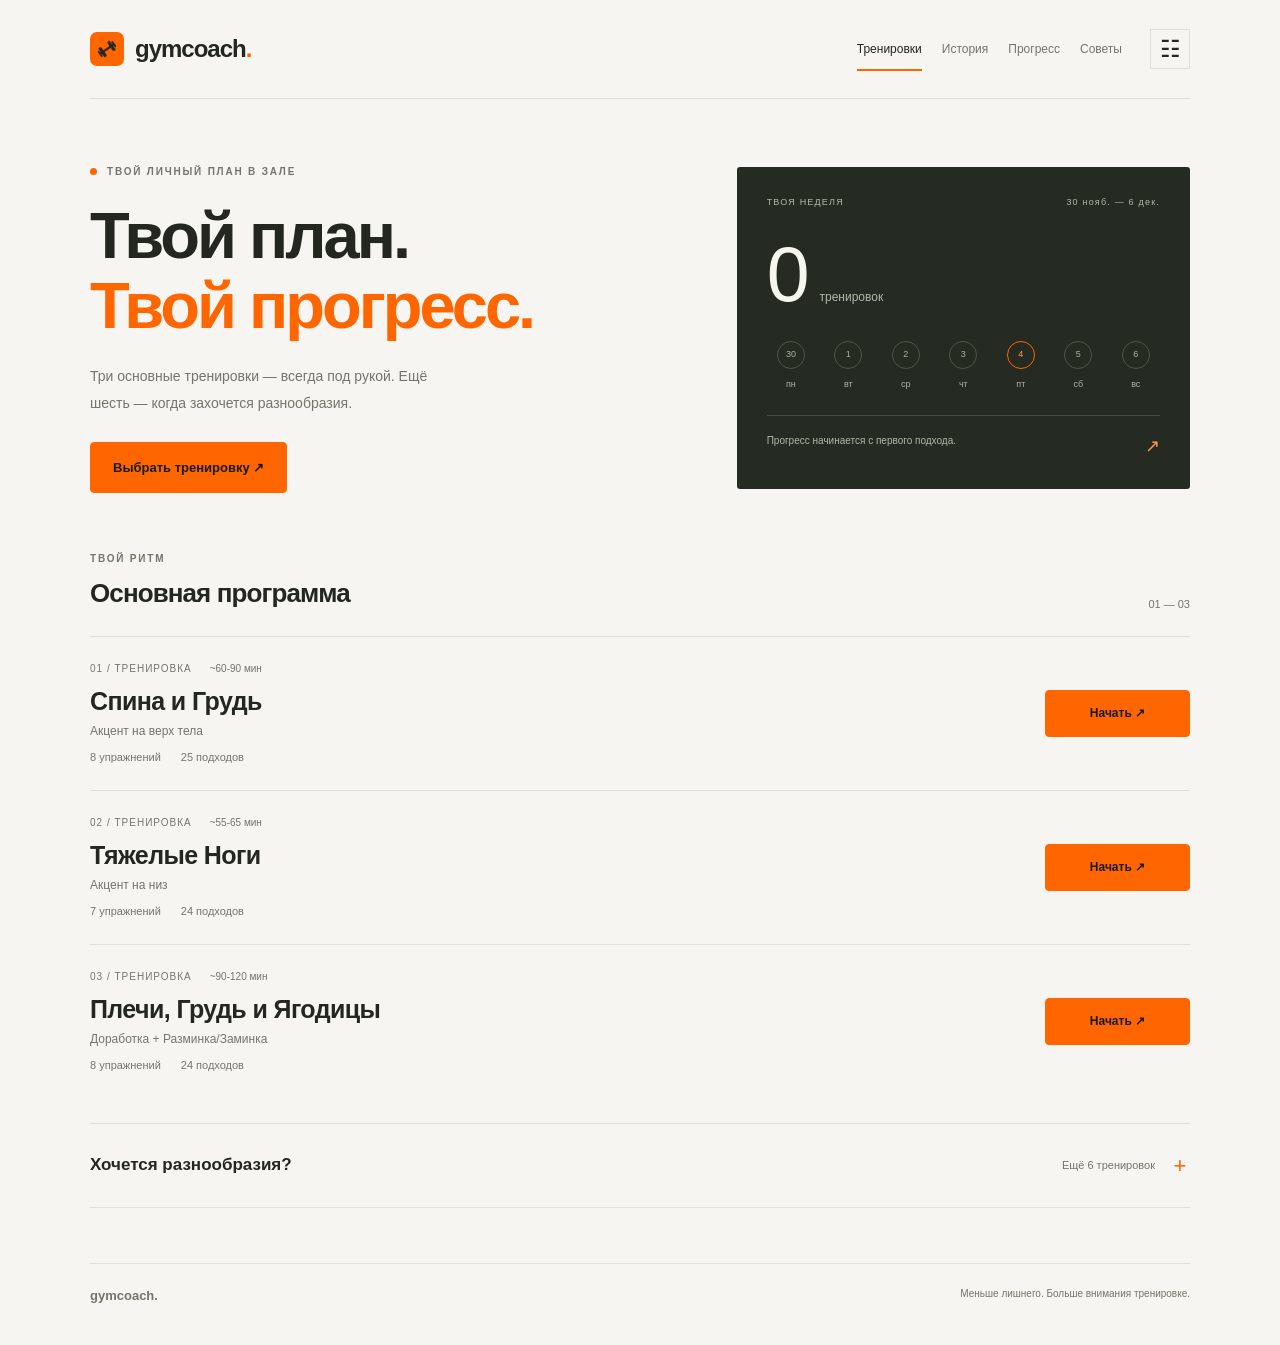
<file: index.html>
<!DOCTYPE html>

<html lang="ru">
<head>
<meta charset="utf-8"/>
<meta content="width=device-width, initial-scale=1.0" name="viewport"/>
<meta content="Трекер тренировок в зале с 9 программами" name="description"/>
<meta content="#ff6600" name="theme-color"/>
<title>GymCoach — твой план, твой прогресс</title>
<!-- PWA Manifest -->
<link href="manifest.json" rel="manifest"/>
<!-- Icons -->
<link href="icon-192.png" rel="icon" sizes="192x192" type="image/png"/>
<link href="icon-512.png" rel="icon" sizes="512x512" type="image/png"/>
<link href="icon-192.png" rel="apple-touch-icon"/>
<link href="styles.css" rel="stylesheet"/>
<link href="minimal.css" rel="stylesheet"/></head>
<body data-theme="light">
<!-- Theme and Language toggles -->

<div class="container">
<header>
<button aria-label="GymCoach — на главную" class="gc-brand" id="mainTitle"><img alt="" height="34" src="icon-192.png" width="34"/><span>gymcoach<span class="gc-accent">.</span></span></button>
<nav aria-label="Разделы" class="header-buttons">
<button class="btn btn-secondary" id="gcHomeBtn">Тренировки</button>
<button class="btn btn-secondary" id="historyBtn">История</button>
<button class="btn btn-secondary" id="statsBtn">Прогресс</button>
<button class="btn btn-secondary" id="adviceBtn">Советы</button>
</nav>
<details class="gc-settings"><summary aria-label="Настройки">☷</summary><div class="gc-settings-panel"><strong data-gc="settings">Настройки</strong><div class="toggles-container">
<!-- Theme toggle -->
<div class="toggle-group">
<label class="toggle-switch">
<input aria-label="Светлая тема" id="themeToggle" type="checkbox"/>
<span class="toggle-slider"></span>
</label>
<span class="toggle-label" id="themeLabel">Dark</span>
</div>
<!-- Language toggle -->
<div class="toggle-group">
<label class="toggle-switch">
<input aria-label="English" id="languageToggle" type="checkbox"/>
<span class="toggle-slider"></span>
</label>
<span class="toggle-label" id="languageLabel">Ru</span>
</div>
</div>
<button class="btn btn-secondary" data-gc="export" id="gcExport">Сохранить копию данных</button>
<p class="gc-settings-note" data-gc="local">История и веса хранятся в этом браузере.</p>
</div></details>
</header>
<!-- Главный экран выбора тренировки -->
<div class="screen active" id="mainScreen">

<section class="gc-hero">
<div class="gc-hero-copy">
<div class="gc-eyebrow" data-gc="kicker">Твой личный план в зале</div>
<h1><span data-gc="title">Твой план.</span><br/><em data-gc="title2">Твой прогресс.</em></h1>
<p class="gc-description" data-gc="description">Три основные тренировки — всегда под рукой.<br/>Ещё шесть — когда захочется разнообразия.</p>
<button class="btn btn-primary" data-gc="choose" id="gcChoose">Выбрать тренировку ↗</button>
<button class="btn btn-secondary" data-gc="resume" hidden="" id="gcResume">Продолжить тренировку →</button>
</div>
<aside aria-label="Активность за неделю" class="gc-week">
<div class="gc-week-top"><span data-gc="week">ТВОЯ НЕДЕЛЯ</span><span id="gcWeekRange"></span></div>
<div class="gc-week-number"><strong id="gcWeekCount">0</strong><span data-gc="workouts">тренировок</span></div>
<div class="gc-week-days" id="gcWeekDays"></div>
<div class="gc-week-bottom"><span data-gc="step">Прогресс начинается с первого подхода.</span><span>↗</span></div>
</aside>
</section>
<div class="gc-section-head" id="gcPrograms"><div><div class="gc-eyebrow" data-gc="routine">ТВОЙ РИТМ</div><h2 data-gc="primary">Основная программа</h2></div><span>01 — 03</span></div>
<div class="workout-cards" id="gcPrimary">
<div class="workout-card" data-workout="1">
<div class="workout-header">
<h2>💪 Тренировка 1</h2>
<span class="workout-badge">~60-90 мин</span>
</div>
<h3>Спина и Грудь</h3>
<p>Акцент на верх тела</p>
<div class="workout-info">
<span>8 мин кардио + 7 упражнений</span>
<span>23 подхода</span>
</div>
<button class="btn btn-primary start-btn" data-workout="1">Начать</button>
</div>
<div class="workout-card" data-workout="2">
<div class="workout-header">
<h2>💪 Тренировка 2</h2>
<span class="workout-badge">~55-65 мин</span>
</div>
<h3>Тяжелые Ноги</h3>
<p>Акцент на низ</p>
<div class="workout-info">
<span>8 мин кардио + 6 упражнений</span>
<span>21 подход</span>
</div>
<button class="btn btn-primary start-btn" data-workout="2">Начать</button>
</div>
<div class="workout-card" data-workout="3">
<div class="workout-header">
<h2>💪 Тренировка 3</h2>
<span class="workout-badge">~90-120 мин</span>
</div>
<h3>Плечи, Грудь и Ягодицы</h3>
<p>Доработка (длинная тренировка)</p>
<div class="workout-info">
<span>8 мин кардио + 7 упражнений</span>
<span>22 подхода</span>
</div>
<button class="btn btn-primary start-btn" data-workout="3">Начать</button>
</div>






</div><details class="gc-extra"><summary><span data-gc="extra">Хочется разнообразия?</span><small data-gc="extraCount">Ещё 6 тренировок</small><b>+</b></summary><div class="workout-cards" id="gcExtra"><div class="workout-card" data-workout="4">
<div class="workout-header">
<h2>🔥 Тренировка 4</h2>
<span class="workout-badge">~50-60 мин</span>
</div>
<h3>Верх + Жиросжигание</h3>
<p>Подтянутые руки и плечи</p>
<div class="workout-info">
<span>8 мин кардио + 7 упражнений</span>
<span>20 подходов + интервалы</span>
</div>
<button class="btn btn-primary start-btn" data-workout="4">Начать</button>
</div><div class="workout-card" data-workout="5">
<div class="workout-header">
<h2>🔥 Тренировка 5</h2>
<span class="workout-badge">~55-65 мин</span>
</div>
<h3>Ноги и Ягодицы (Тонус)</h3>
<p>Подтянутые ноги без перекачки</p>
<div class="workout-info">
<span>8 мин кардио + 7 упражнений</span>
<span>20 подходов + интервалы</span>
</div>
<button class="btn btn-primary start-btn" data-workout="5">Начать</button>
</div><div class="workout-card" data-workout="6">
<div class="workout-header">
<h2>🔥 Тренировка 6</h2>
<span class="workout-badge">~45-55 мин</span>
</div>
<h3>Круговая (Все тело)</h3>
<p>Жиросжигание + общий тонус</p>
<div class="workout-info">
<span>8 мин кардио + 5 упражнений × 3 круга</span>
<span>15 подходов + 10 мин кардио</span>
</div>
<button class="btn btn-primary start-btn" data-workout="6">Начать</button>
</div><div class="workout-card" data-workout="7">
<div class="workout-header">
<h2>🎬 Тренировка 7</h2>
<span class="workout-badge">~60-70 мин</span>
</div>
<h3>Upper/Lower - Верх</h3>
<p>Популярная схема сплита</p>
<div class="workout-info">
<span>8 мин кардио + 7 упражнений</span>
<span>23 подхода</span>
</div>
<button class="btn btn-primary start-btn" data-workout="7">Начать</button>
</div><div class="workout-card" data-workout="8">
<div class="workout-header">
<h2>🎬 Тренировка 8</h2>
<span class="workout-badge">~60-70 мин</span>
</div>
<h3>Upper/Lower - Низ</h3>
<p>Популярная схема сплита</p>
<div class="workout-info">
<span>8 мин кардио + 7 упражнений</span>
<span>24 подхода</span>
</div>
<button class="btn btn-primary start-btn" data-workout="8">Начать</button>
</div><div class="workout-card" data-workout="9">
<div class="workout-header">
<h2>🎬 Тренировка 9</h2>
<span class="workout-badge">~55-65 мин</span>
</div>
<h3>Booty Builder 🍑</h3>
<p>Популярная инста-программа</p>
<div class="workout-info">
<span>8 мин кардио + 7 упражнений</span>
<span>21 подход + 10 мин ходьба</span>
</div>
<button class="btn btn-primary start-btn" data-workout="9">Начать</button>
</div></div></details>
</div>
<!-- Экран тренировки -->
<div class="screen" id="workoutScreen">
<div class="gc-session-head"><div class="gc-eyebrow" data-gc="session">ВРЕМЯ ДЛЯ СЕБЯ</div><h2 id="gcSessionTitle"></h2><p data-gc="sessionNote">Один подход за другим. В своём темпе.</p></div><div class="workout-controls">
<button class="btn btn-secondary" id="backBtn">← Назад</button>
<div class="timer-display">
<div class="main-timer">
<span class="timer-label">Общее время:</span>
<span id="mainTimer">00:00:00</span>
</div>
</div>
<button class="btn btn-success" id="finishBtn">✓ Завершить</button>
</div><div class="gc-session-progress"><span id="gcProgressText"></span><span data-gc="orderHelp">Меняй порядок перетаскиванием или кнопками ↑ ↓</span><div><i id="gcProgressBar"></i></div></div>
<!-- Список упражнений -->
<div class="exercises-list" id="exercisesList"></div>
<!-- Таймер отдыха -->
<div class="rest-timer" id="restTimer">
<div class="rest-content">
<h3>⏱️ Отдых</h3>
<div class="rest-time" id="restTime">00:60</div>
<div class="rest-buttons">
<button class="btn btn-secondary" id="restAddBtn">+15 сек</button>
<button class="btn btn-primary" id="restStopBtn">Готов!</button>
</div>
</div>
</div>
</div>
<!-- Экран истории -->
<div class="screen" id="historyScreen">
<div class="screen-header">
<button class="btn btn-secondary back-to-main">← Назад</button>
<h2>История тренировок</h2>
<button class="btn btn-danger" id="clearHistoryBtn">Очистить</button>
</div>
<div class="history-list" id="historyList"></div>
</div>
<!-- Экран советов -->
<div class="screen" id="adviceScreen">
<div class="screen-header">
<button class="btn btn-secondary back-to-main">← Назад</button>
<h2>Советы и рекомендации</h2>
</div>
<div class="advice-content"><div class="gc-guide-links"><a href="progression.html">Прогрессия нагрузок ↗</a><a href="toning.html">Программы 4–6 ↗</a><a href="popular.html">Программы 7–9 ↗</a></div>
<div class="advice-section">
<h3>🎯 Почему нет визуальных результатов?</h3>
<div class="advice-card">
<h4>1. Питание - это 70% успеха</h4>
<ul>
<li><strong>Белок:</strong> 1.6-2.2 г на кг веса тела в день</li>
<li><strong>Калории:</strong> профицит +200-300 ккал для набора массы</li>
<li><strong>Отслеживание:</strong> веди дневник питания хотя бы неделю</li>
</ul>
</div>
<div class="advice-card">
<h4>2. Прогрессия нагрузок ⚡ КЛЮЧ К РЕЗУЛЬТАТАМ!</h4>
<ul>
<li><strong>Когда увеличивать вес:</strong> если делаешь все подходы с верхним пределом повторений легко</li>
<li><strong>Пример:</strong> делаешь 4 подхода по 10 раз, последний подход легко → увеличь вес</li>
<li><strong>Приложение подскажет:</strong> индикатор "Пора увеличить вес" появится автоматически!</li>
<li><strong>Изоляция (бицепс, дельты):</strong> +2.5 кг</li>
<li><strong>Компаунды верх (жимы, тяги):</strong> +2.5-5 кг</li>
<li><strong>Ноги (приседания, жим ногами):</strong> +5-10 кг</li>
<li><strong>НЕ жертвуй техникой ради веса!</strong> Лучше меньше вес с правильной техникой</li>
</ul>
</div>
<div class="advice-card warning">
<h4>📊 Как использовать трекер весов в приложении:</h4>
<ul>
<li><strong>1.</strong> Во время тренировки вводи фактическое количество повторений в каждом подходе</li>
<li><strong>2.</strong> Когда сделаешь все подходы с максимальным количеством повторений, увидишь: <br/><em>"🎉 Отлично! Пора увеличить вес на +X кг"</em></li>
<li><strong>3.</strong> Нажми кнопку "⚙️ Вес" рядом с упражнением и введи новый вес</li>
<li><strong>4.</strong> Все веса сохраняются автоматически - не потеряешь прогресс!</li>
</ul>
</div>
<div class="advice-card">
<h4>3. Разминка и заминка ВАЖНЫ!</h4>
<ul>
<li><strong>Разминка:</strong> 8 мин кардио ✅ (уже включено в каждую тренировку)</li>
<li><strong>Дополнительно:</strong> можешь добавить 2-3 мин динамической растяжки</li>
<li><strong>Заминка:</strong> 5-10 мин растяжки работающих мышц</li>
<li>Это предотвращает травмы и улучшает восстановление</li>
</ul>
</div>
<div class="advice-card">
<h4>4. Восстановление</h4>
<ul>
<li><strong>Сон:</strong> 7-9 часов каждую ночь</li>
<li><strong>Отдых:</strong> минимум 48 часов между тренировками одной группы мышц</li>
<li><strong>Вода:</strong> 2-3 литра в день</li>
</ul>
</div>
<div class="advice-card">
<h4>5. Техника выполнения</h4>
<ul>
<li>Медленная негативная фаза (опускание веса)</li>
<li>Полная амплитуда движения</li>
<li>Контроль веса, не рывки</li>
<li>Связь мозг-мышца (чувствуй работающую мышцу)</li>
</ul>
</div>
<div class="advice-card">
<h4>6. Опциональные упражнения</h4>
<ul>
<li><strong>Кор:</strong> планки и пресс нужны для стабилизации</li>
<li>Делай их хотя бы 2 раза в неделю</li>
<li>Сильный кор = больше силы в базовых упражнениях</li>
</ul>
</div>
</div>
<div class="advice-section">
<h3>📝 Рекомендации по твоей программе</h3>
<div class="advice-card warning">
<h4>⚠️ Что стоит изменить:</h4>
<ul>
<li><strong>✅ Кардио разминка:</strong> уже включено в каждую тренировку (8 мин)</li>
<li><strong>Добавь заминку:</strong> 5-10 мин растяжки в конце тренировки</li>
<li><strong>Делай опциональные упражнения:</strong> особенно кор</li>
<li><strong>Отслеживай прогресс:</strong> записывай веса и повторения</li>
<li><strong>Фотографируй себя:</strong> каждые 2 недели в одном ракурсе</li>
</ul>
</div>
</div>
<div class="advice-section">
<h3>🔥 Новые тренировки 4-6: Тонус и жиросжигание</h3>
<div class="advice-card" style="border-color: #FF6B9D; background: rgba(255, 107, 157, 0.05);">
<h4 style="color: #FF6B9D;">Для кого эти тренировки?</h4>
<ul>
<li>✅ Хочешь подтянутое тело (не массивное)</li>
<li>✅ Нужно убрать живот</li>
<li>✅ Хочешь красивые руки и ноги</li>
<li>✅ Любишь тренажеры, не любишь работать на коврике</li>
<li>✅ Предпочитаешь короткие тренировки (45-60 мин)</li>
</ul>
</div>
<div class="advice-card">
<h4>Тренировка 4: Верх + Жиросжигание</h4>
<ul>
<li><strong>Акцент:</strong> Подтянутые руки (особенно трицепс - задняя часть рук)</li>
<li><strong>Особенности:</strong> 4 подхода на трицепс по 15 повторений</li>
<li><strong>Кардио:</strong> 5 мин интервалы (30 сек быстро / 30 сек медленно)</li>
<li><strong>Упражнения на пресс:</strong> скручивания на блоке</li>
</ul>
</div>
<div class="advice-card">
<h4>Тренировка 5: Ноги и Ягодицы (Тонус)</h4>
<ul>
<li><strong>Акцент:</strong> Подтянутые ноги и ягодицы БЕЗ перекачки</li>
<li><strong>Особенности:</strong> Легкие веса, 15-20 повторений</li>
<li><strong>Изоляция:</strong> Отведение/сведение ног для формы</li>
<li><strong>Кардио:</strong> 5 мин степпер интервалы</li>
</ul>
</div>
<div class="advice-card">
<h4>Тренировка 6: Круговая (Всё тело)</h4>
<ul>
<li><strong>Формат:</strong> 3 круга без отдыха между упражнениями!</li>
<li><strong>Эффект:</strong> Максимальное жиросжигание</li>
<li><strong>Время:</strong> Самая быстрая - 45-55 минут</li>
<li><strong>Кардио:</strong> 10 минут в конце</li>
<li><strong>Важно:</strong> Не гонись за весами, важнее темп!</li>
</ul>
</div>
<div class="advice-card warning">
<h4>⚠️ ВАЖНО: Про живот</h4>
<ul>
<li><strong>Локального жиросжигания НЕ существует!</strong></li>
<li>Упражнения на пресс НЕ убирают живот</li>
<li>Убрать живот = дефицит калорий + кардио + время</li>
<li>Упражнения на пресс = укрепление кора (осанка, сила)</li>
<li><strong>Формула:</strong> Питание (70%) + Кардио (20%) + Силовые (10%)</li>
</ul>
</div>
<div class="advice-card" style="border-color: #FF6B9D;">
<h4 style="color: #FF6B9D;">Питание для тренировок 4-6:</h4>
<ul>
<li><strong>Белок:</strong> 1.8-2.2 г на кг веса (для сохранения мышц)</li>
<li><strong>Калории:</strong> дефицит -300-500 ккал</li>
<li><strong>Не спеши:</strong> -0.5 кг в неделю = идеально</li>
<li><strong>Результат:</strong> Через 8-12 недель увидишь изменения</li>
</ul>
</div>
<div class="advice-card">
<h4>Можно ли совмещать программы?</h4>
<p style="margin-bottom: 10px;">✅ Да! Примеры:</p>
<ul>
<li><strong>Вариант 1:</strong> Пн - Тренировка 1, Ср - Тренировка 5, Пт - Тренировка 6</li>
<li><strong>Вариант 2:</strong> Чередуй недели (неделя 1-3, неделя 4-6)</li>
<li><strong>Вариант 3:</strong> Верх из 1-3, низ из 4-6</li>
</ul>
</div>
</div>
<div class="advice-section">
<h3>🔢 Калькулятор калорий</h3>
<div class="calculator">
<div class="calc-inputs">
<label>
                                Вес (кг):
                                <input id="weightInput" placeholder="70" type="number"/>
</label>
<label>
                                Рост (см):
                                <input id="heightInput" placeholder="175" type="number"/>
</label>
<label>
                                Возраст:
                                <input id="ageInput" placeholder="25" type="number"/>
</label>
<label>
                                Пол:
                                <select id="genderInput">
<option value="male">Мужчина</option>
<option value="female">Женщина</option>
</select>
</label>
</div>
<button class="btn btn-primary" id="calculateBtn">Рассчитать</button>
<div class="calc-result" id="calcResult"></div>
</div>
</div>
</div>
</div>
<!-- Экран статистики -->
<div class="screen" id="statsScreen">
<div class="screen-header">
<button class="btn btn-secondary back-to-main">← Назад</button>
<h2>Статистика</h2>
</div>
<div class="stats-content" id="statsContent"></div>
</div>
<footer class="gc-footer"><span>gymcoach.</span><span data-gc="footer">Меньше лишнего. Больше внимания тренировке.</span></footer></div>
<!-- Workout Summary Screen -->
<div class="screen" id="summaryScreen">
<div class="summary-container-new">
<div class="summary-header-new">
<div class="summary-header-title">МОЯ ТРЕНИРОВКА</div>
<div class="summary-header-subtitle" id="summaryWorkoutName">Спина и Грудь</div>
</div>
<div class="summary-grid">
<div class="summary-card">
<div class="summary-card-icon">⏱️</div>
<div class="summary-card-value" id="summaryTime">45:23</div>
<div class="summary-card-label">время</div>
</div>
<div class="summary-card">
<div class="summary-card-icon">💪</div>
<div class="summary-card-value" id="summarySets">24</div>
<div class="summary-card-label">подходов</div>
</div>
<div class="summary-card summary-card-highlight">
<div class="summary-card-icon">🏋️</div>
<div class="summary-card-value" id="summaryWeight">2,450 кг</div>
<div class="summary-card-label">поднято</div>
</div>
</div>
<div class="summary-footer">
<button class="btn btn-primary summary-close-new" id="summaryCloseBtn">Готово</button>
</div>
</div>
</div>
<script src="script.js"></script><script src="minimal.js"></script>
<!-- PWA Service Worker -->
<script>if ('serviceWorker' in navigator && /^https?:$/.test(location.protocol) && !window.GC_PREVIEW) {
window.addEventListener('load', () => navigator.serviceWorker.register('./service-worker.js').catch(console.warn));
}</script>
</body>
</html>
</file>
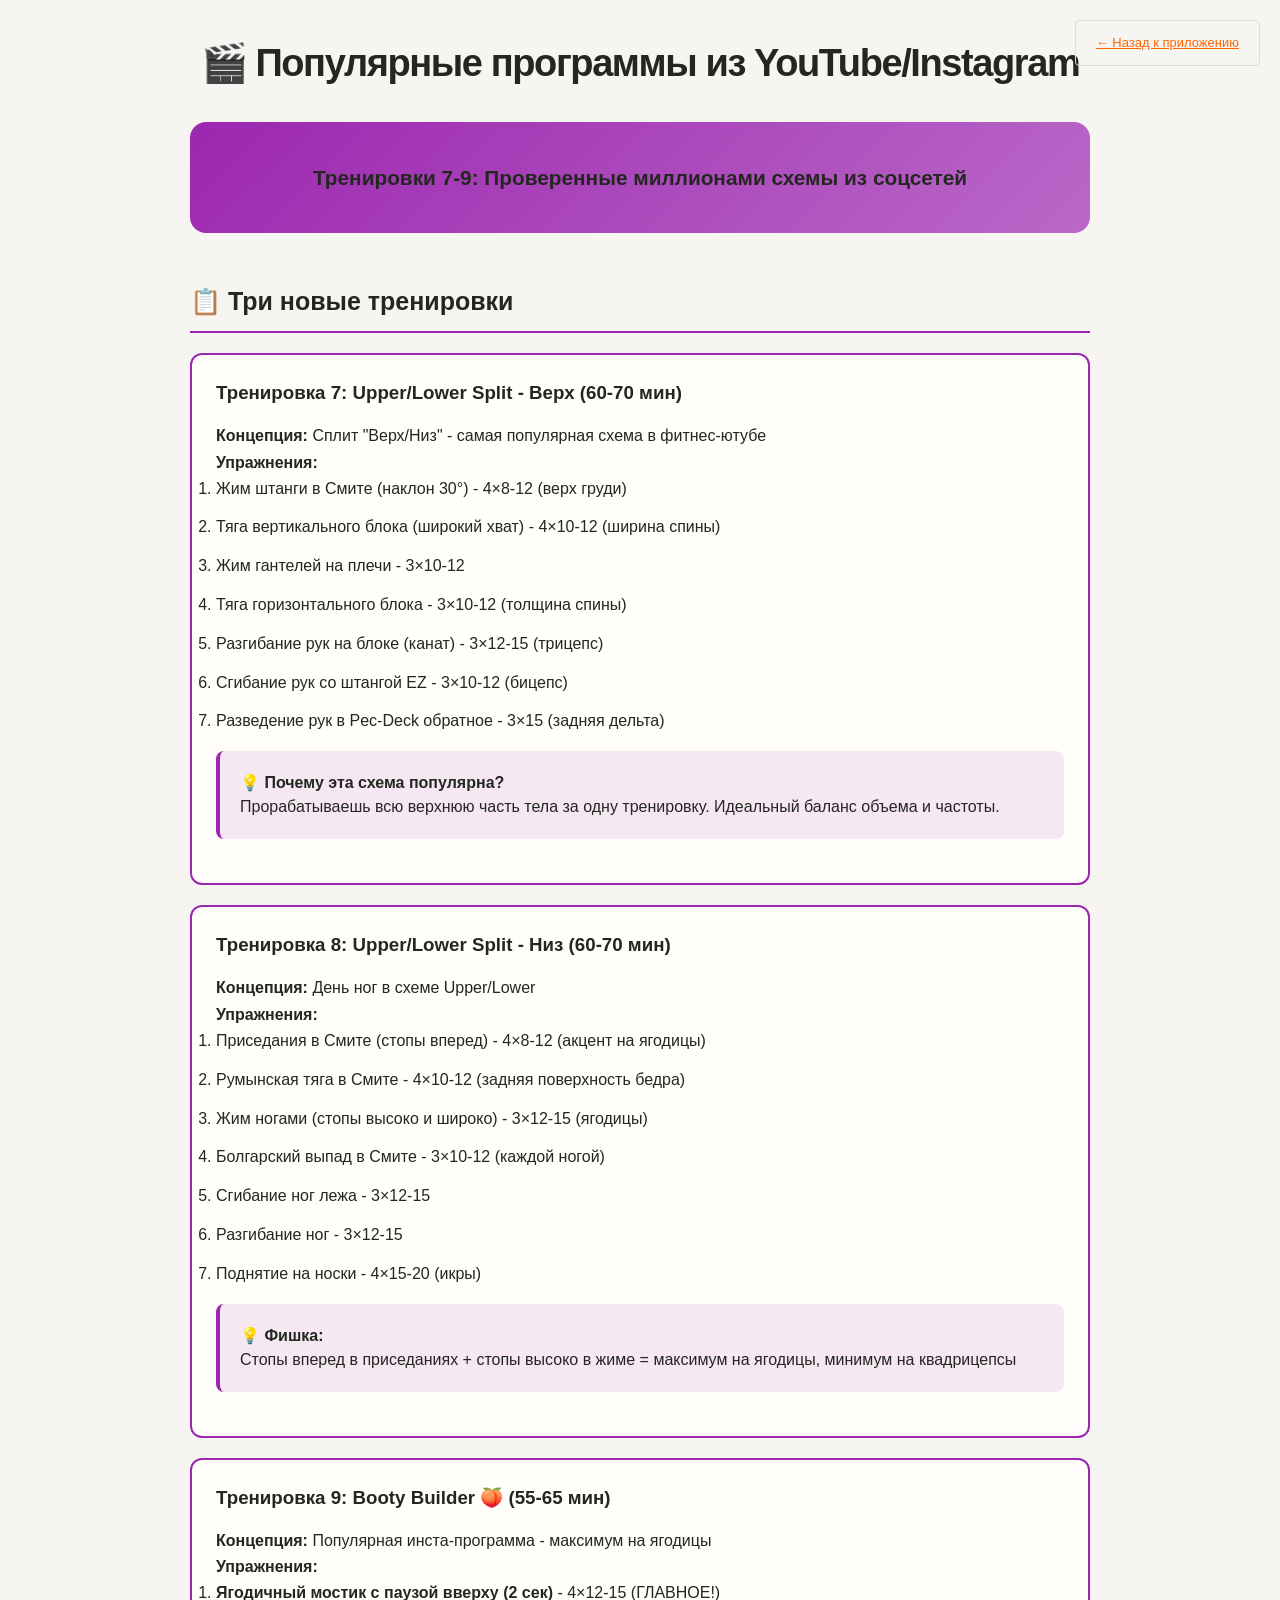
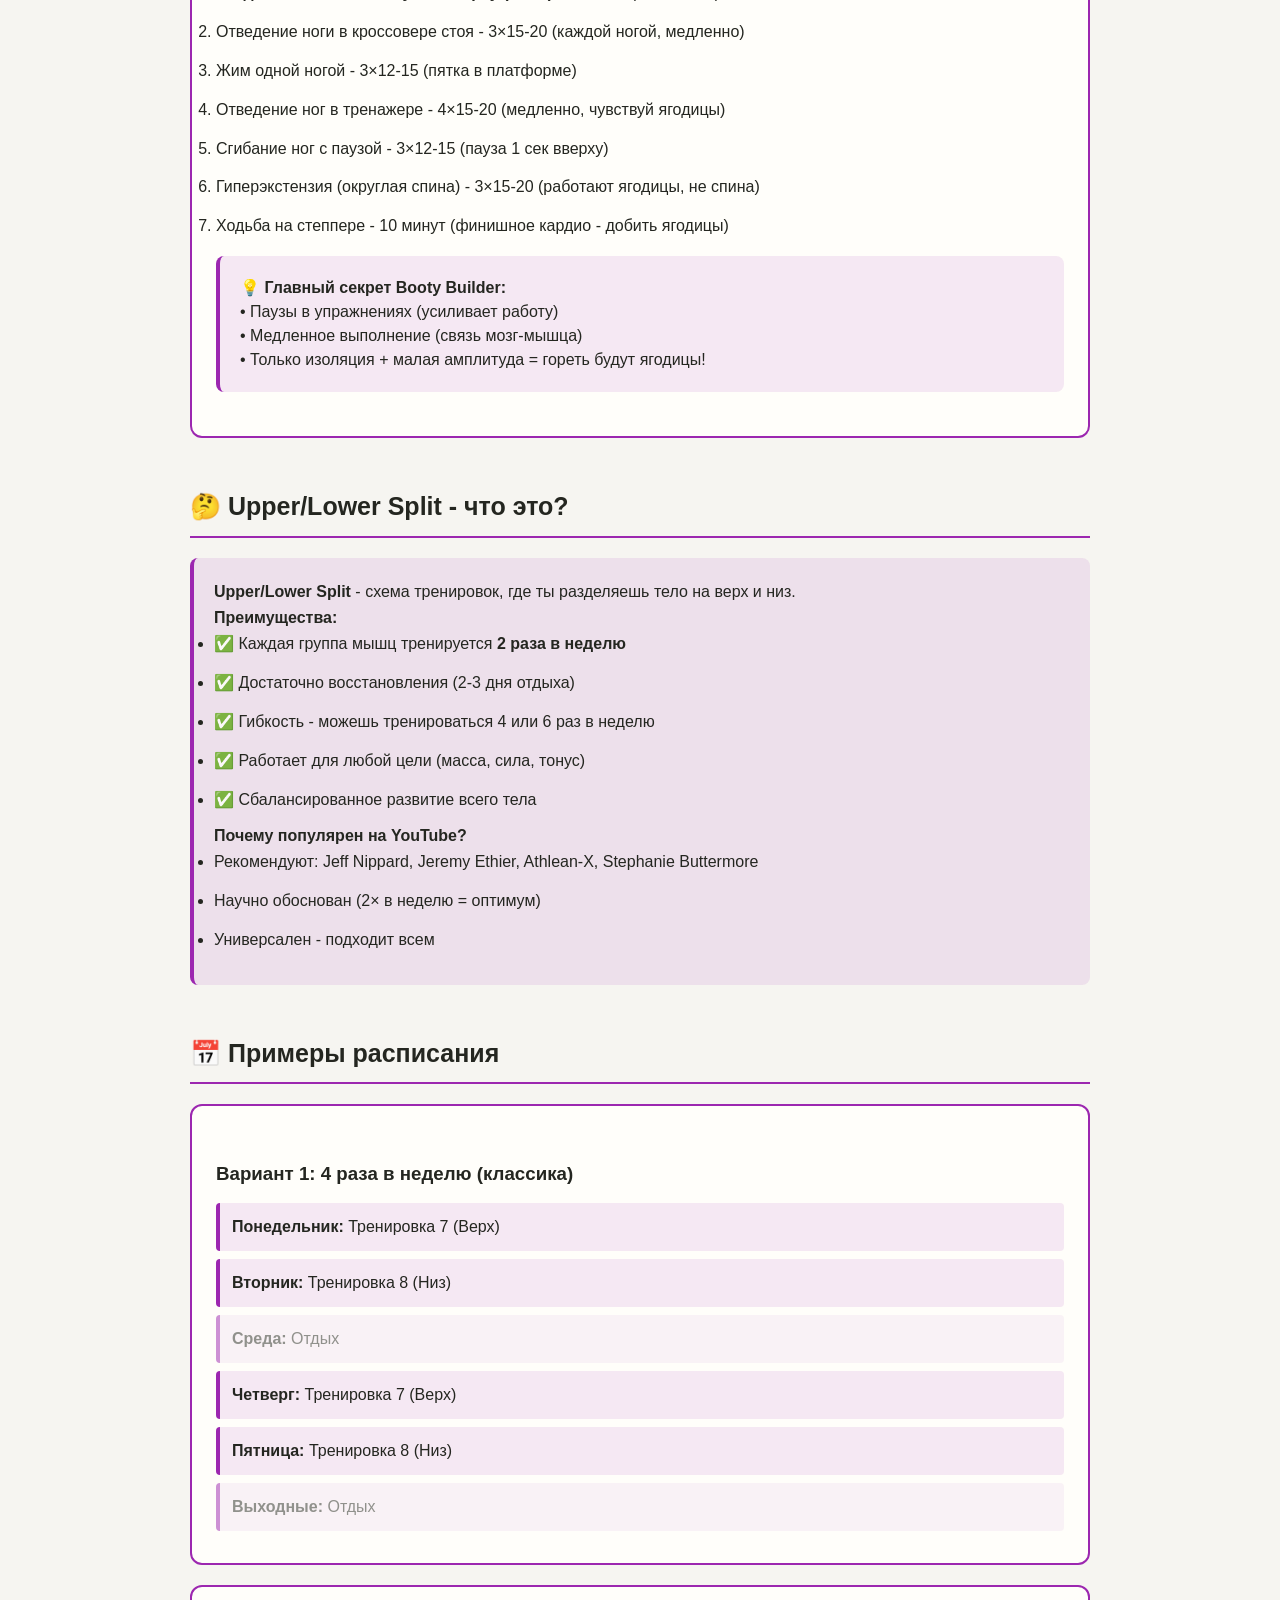
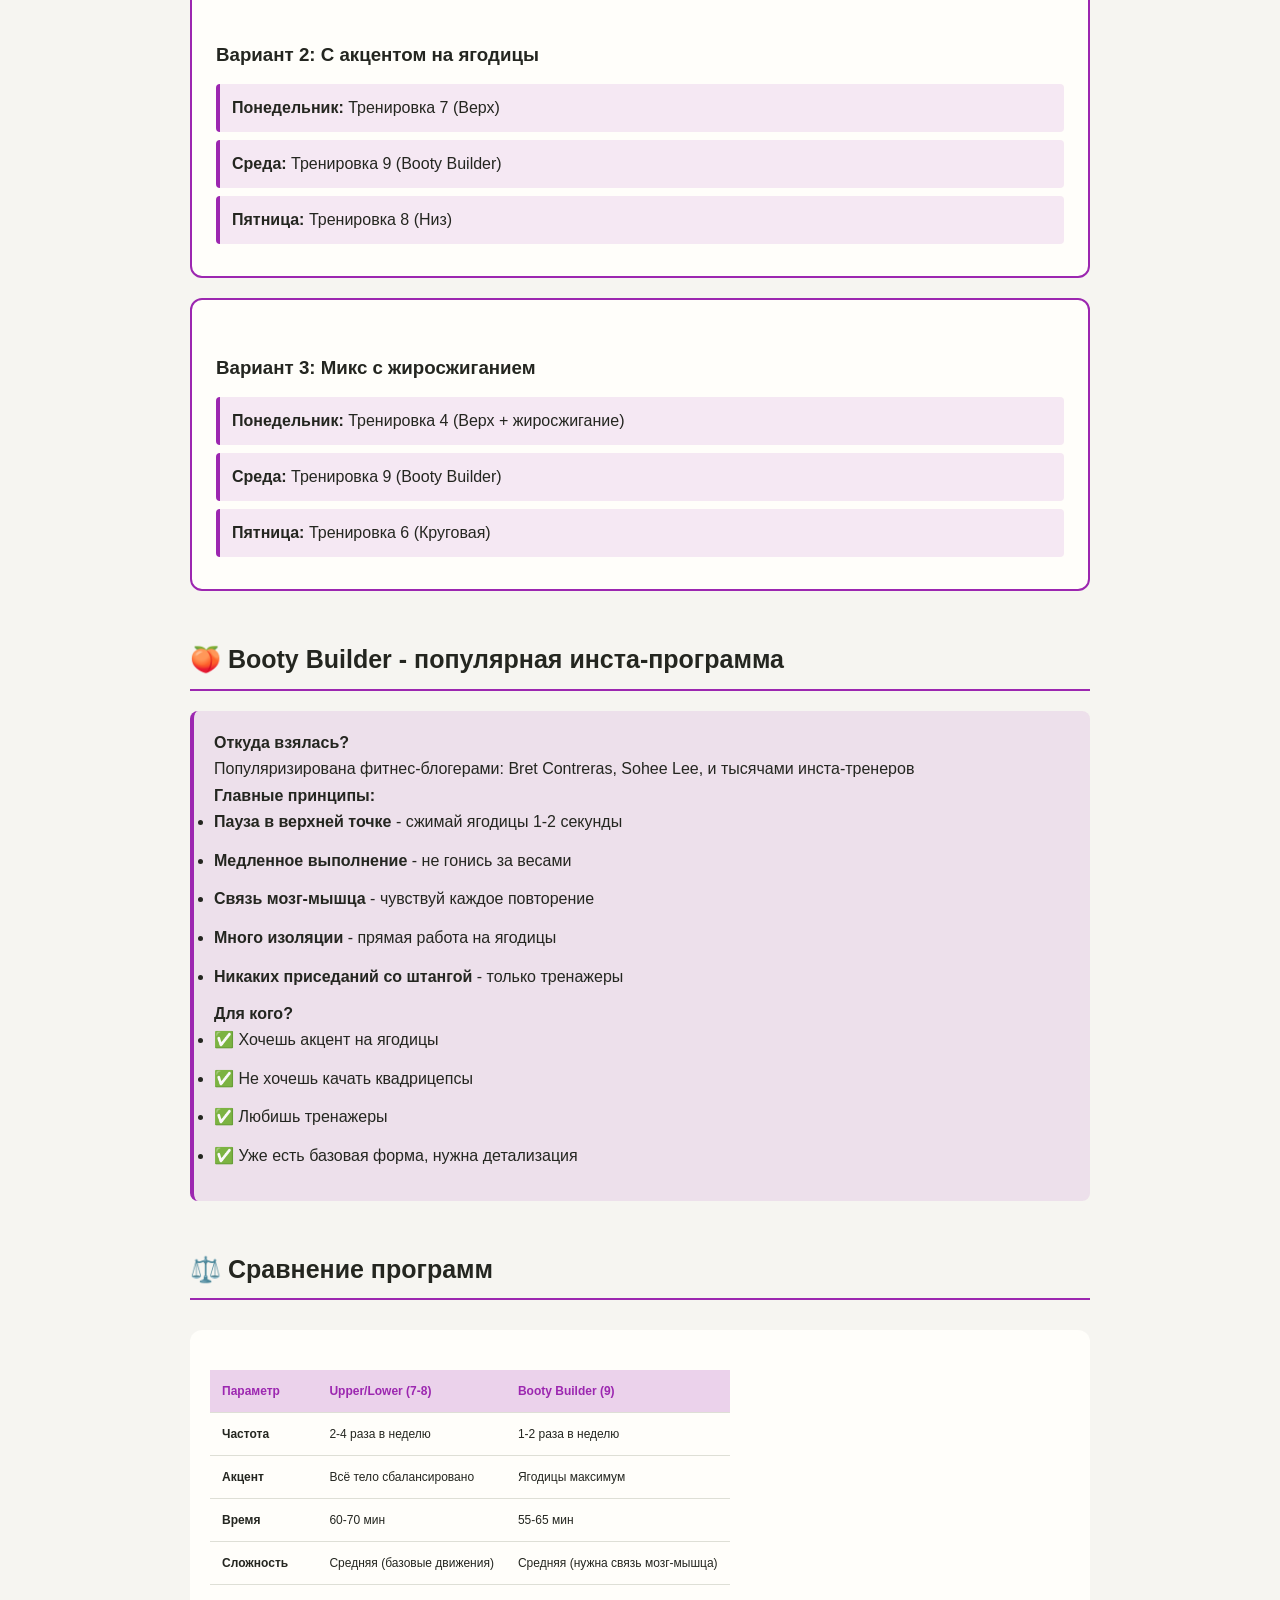
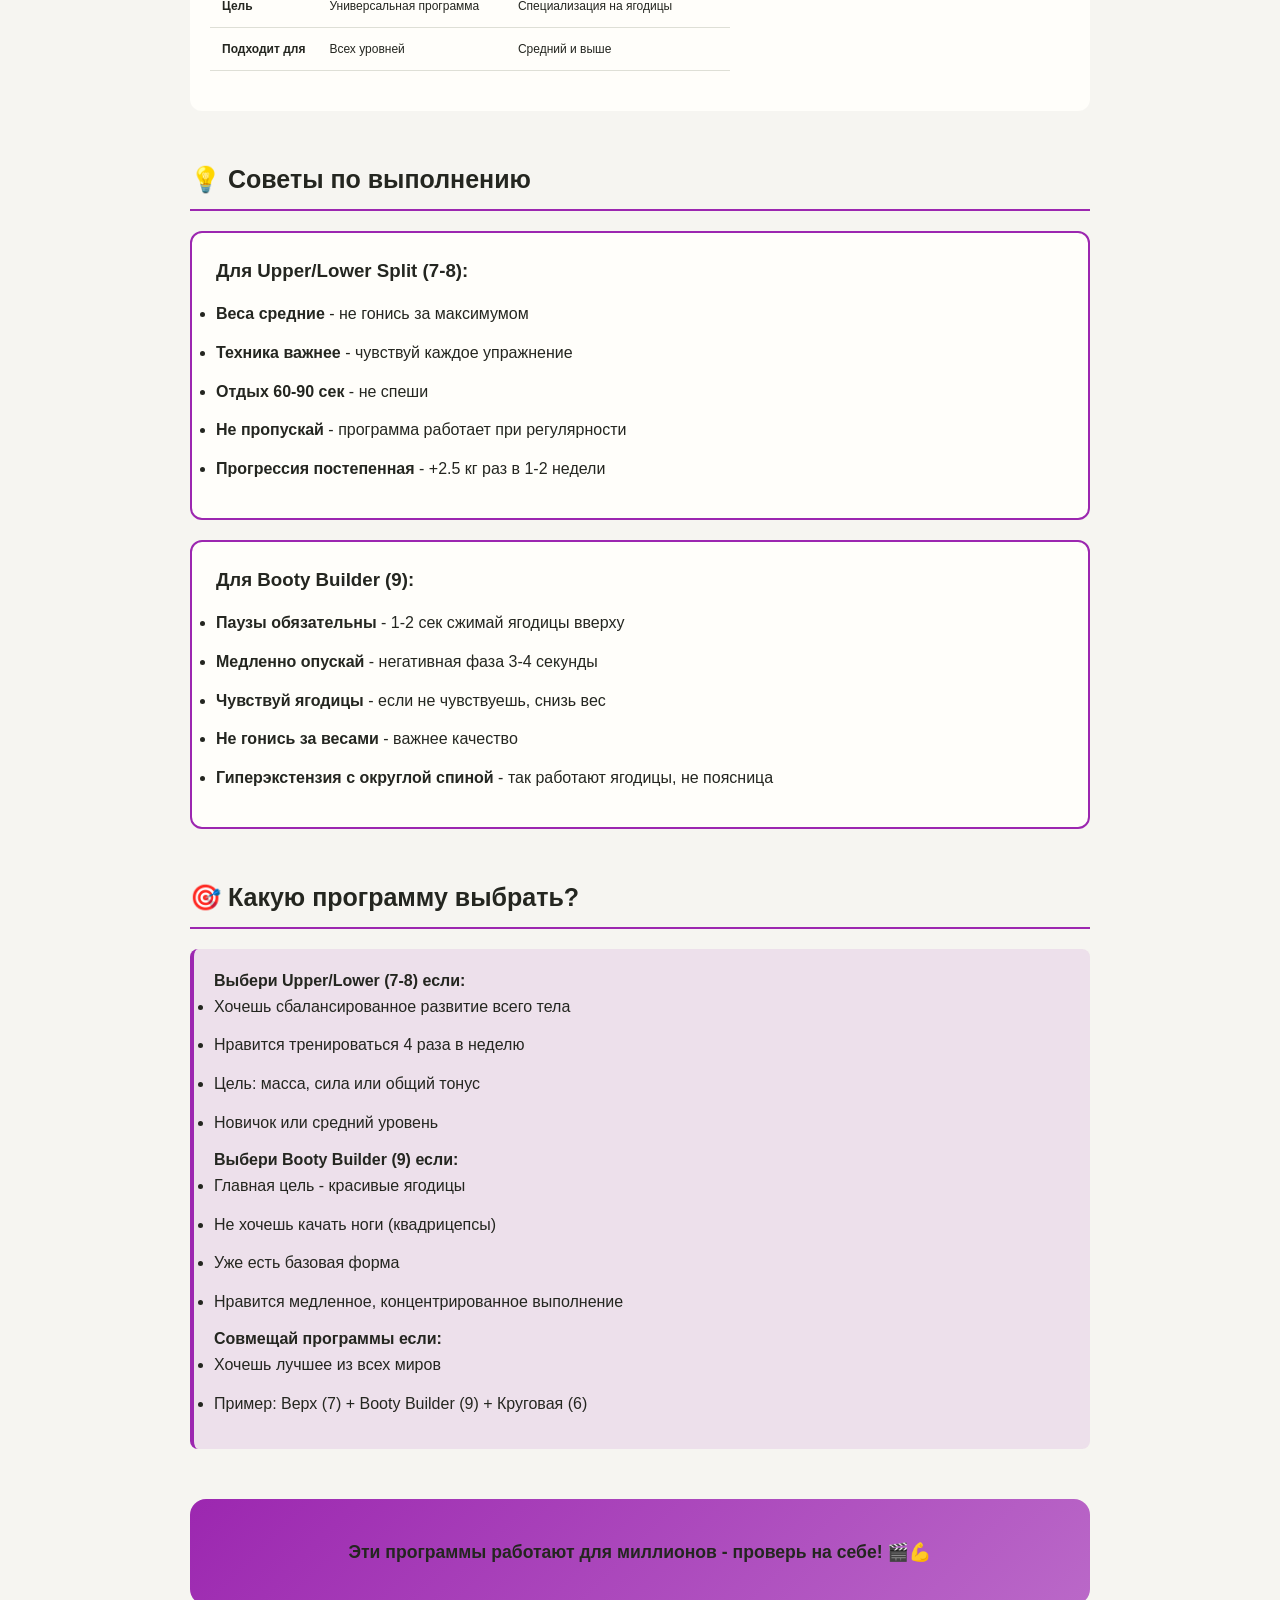
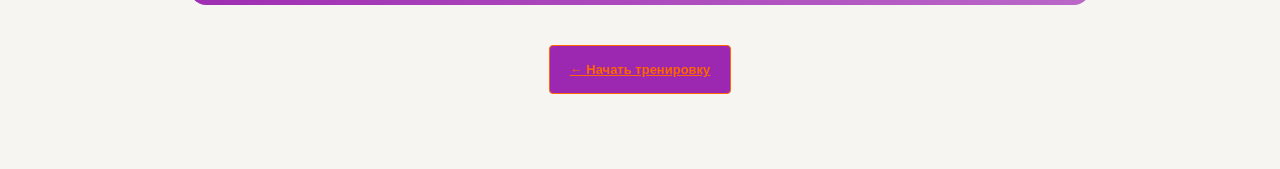
<file: popular.html>
<!DOCTYPE html>

<html lang="ru">
<head>
<meta charset="utf-8"/>
<meta content="width=device-width, initial-scale=1.0" name="viewport"/>
<title>Популярные программы из YouTube/Instagram</title>
<link href="styles.css" rel="stylesheet"/>
<style>
        body {
            padding: 20px;
            max-width: 1000px;
            margin: 0 auto;
        }
        h1 { color: #9C27B0; margin-bottom: 30px; text-align: center; }
        h2 { color: #9C27B0; margin-top: 50px; margin-bottom: 20px; border-bottom: 2px solid #9C27B0; padding-bottom: 10px; }
        h3 { color: var(--primary); margin-top: 30px; margin-bottom: 15px; }
        .hero-box {
            background: linear-gradient(135deg, #9C27B0 0%, #BA68C8 100%);
            padding: 40px;
            border-radius: 16px;
            margin: 30px 0;
            text-align: center;
            font-size: 1.3rem;
            font-weight: bold;
        }
        .workout-box {
            background: var(--bg-card);
            border: 2px solid #9C27B0;
            border-radius: 12px;
            padding: 24px;
            margin: 20px 0;
        }
        .workout-box h3 {
            color: #9C27B0;
            margin-top: 0;
        }
        .info-box {
            background: rgba(156, 39, 176, 0.1);
            border-left: 4px solid #9C27B0;
            padding: 20px;
            margin: 20px 0;
            border-radius: 8px;
        }
        .comparison-table {
            background: var(--bg-card);
            border-radius: 12px;
            padding: 20px;
            margin: 30px 0;
        }
        table {
            width: 100%;
            border-collapse: collapse;
            margin: 20px 0;
        }
        th, td {
            padding: 12px;
            text-align: left;
            border-bottom: 1px solid var(--border);
        }
        th {
            background: rgba(156, 39, 176, 0.2);
            color: #9C27B0;
            font-weight: bold;
        }
        ul {
            line-height: 1.8;
        }
        li {
            margin-bottom: 10px;
        }
        .back-btn {
            position: fixed;
            top: 20px;
            right: 20px;
            z-index: 100;
        }
        .schedule-box {
            background: var(--bg-card);
            border: 2px solid #9C27B0;
            border-radius: 12px;
            padding: 24px;
            margin: 20px 0;
        }
        .schedule-day {
            padding: 12px;
            margin: 8px 0;
            background: rgba(156, 39, 176, 0.1);
            border-left: 4px solid #9C27B0;
            border-radius: 4px;
        }
    </style>
<link href="minimal.css" rel="stylesheet"/></head>
<body class="gc-guide" data-theme="light">
<a class="btn btn-secondary back-btn" href="index.html">← Назад к приложению</a>
<h1>🎬 Популярные программы из YouTube/Instagram</h1>
<div class="hero-box">
        Тренировки 7-9: Проверенные миллионами схемы из соцсетей
    </div>
<h2>📋 Три новые тренировки</h2>
<div class="workout-box">
<h3>Тренировка 7: Upper/Lower Split - Верх (60-70 мин)</h3>
<p><strong>Концепция:</strong> Сплит "Верх/Низ" - самая популярная схема в фитнес-ютубе</p>
<strong>Упражнения:</strong>
<ol>
<li>Жим штанги в Смите (наклон 30°) - 4×8-12 (верх груди)</li>
<li>Тяга вертикального блока (широкий хват) - 4×10-12 (ширина спины)</li>
<li>Жим гантелей на плечи - 3×10-12</li>
<li>Тяга горизонтального блока - 3×10-12 (толщина спины)</li>
<li>Разгибание рук на блоке (канат) - 3×12-15 (трицепс)</li>
<li>Сгибание рук со штангой EZ - 3×10-12 (бицепс)</li>
<li>Разведение рук в Pec-Deck обратное - 3×15 (задняя дельта)</li>
</ol>
<div class="info-box" style="margin-top: 15px;">
<strong>💡 Почему эта схема популярна?</strong><br/>
            Прорабатываешь всю верхнюю часть тела за одну тренировку. Идеальный баланс объема и частоты.
        </div>
</div>
<div class="workout-box">
<h3>Тренировка 8: Upper/Lower Split - Низ (60-70 мин)</h3>
<p><strong>Концепция:</strong> День ног в схеме Upper/Lower</p>
<strong>Упражнения:</strong>
<ol>
<li>Приседания в Смите (стопы вперед) - 4×8-12 (акцент на ягодицы)</li>
<li>Румынская тяга в Смите - 4×10-12 (задняя поверхность бедра)</li>
<li>Жим ногами (стопы высоко и широко) - 3×12-15 (ягодицы)</li>
<li>Болгарский выпад в Смите - 3×10-12 (каждой ногой)</li>
<li>Сгибание ног лежа - 3×12-15</li>
<li>Разгибание ног - 3×12-15</li>
<li>Поднятие на носки - 4×15-20 (икры)</li>
</ol>
<div class="info-box" style="margin-top: 15px;">
<strong>💡 Фишка:</strong><br/>
            Стопы вперед в приседаниях + стопы высоко в жиме = максимум на ягодицы, минимум на квадрицепсы
        </div>
</div>
<div class="workout-box">
<h3>Тренировка 9: Booty Builder 🍑 (55-65 мин)</h3>
<p><strong>Концепция:</strong> Популярная инста-программа - максимум на ягодицы</p>
<strong>Упражнения:</strong>
<ol>
<li><strong>Ягодичный мостик с паузой вверху (2 сек)</strong> - 4×12-15 (ГЛАВНОЕ!)</li>
<li>Отведение ноги в кроссовере стоя - 3×15-20 (каждой ногой, медленно)</li>
<li>Жим одной ногой - 3×12-15 (пятка в платформе)</li>
<li>Отведение ног в тренажере - 4×15-20 (медленно, чувствуй ягодицы)</li>
<li>Сгибание ног с паузой - 3×12-15 (пауза 1 сек вверху)</li>
<li>Гиперэкстензия (округлая спина) - 3×15-20 (работают ягодицы, не спина)</li>
<li>Ходьба на степпере - 10 минут (финишное кардио - добить ягодицы)</li>
</ol>
<div class="info-box" style="margin-top: 15px;">
<strong>💡 Главный секрет Booty Builder:</strong><br/>
            • Паузы в упражнениях (усиливает работу)<br/>
            • Медленное выполнение (связь мозг-мышца)<br/>
            • Только изоляция + малая амплитуда = гореть будут ягодицы!
        </div>
</div>
<h2>🤔 Upper/Lower Split - что это?</h2>
<div class="info-box">
<p><strong>Upper/Lower Split</strong> - схема тренировок, где ты разделяешь тело на верх и низ.</p>
<strong>Преимущества:</strong>
<ul>
<li>✅ Каждая группа мышц тренируется <strong>2 раза в неделю</strong></li>
<li>✅ Достаточно восстановления (2-3 дня отдыха)</li>
<li>✅ Гибкость - можешь тренироваться 4 или 6 раз в неделю</li>
<li>✅ Работает для любой цели (масса, сила, тонус)</li>
<li>✅ Сбалансированное развитие всего тела</li>
</ul>
<strong>Почему популярен на YouTube?</strong>
<ul>
<li>Рекомендуют: Jeff Nippard, Jeremy Ethier, Athlean-X, Stephanie Buttermore</li>
<li>Научно обоснован (2× в неделю = оптимум)</li>
<li>Универсален - подходит всем</li>
</ul>
</div>
<h2>📅 Примеры расписания</h2>
<div class="schedule-box">
<h3>Вариант 1: 4 раза в неделю (классика)</h3>
<div class="schedule-day"><strong>Понедельник:</strong> Тренировка 7 (Верх)</div>
<div class="schedule-day"><strong>Вторник:</strong> Тренировка 8 (Низ)</div>
<div class="schedule-day" style="opacity: 0.5;"><strong>Среда:</strong> Отдых</div>
<div class="schedule-day"><strong>Четверг:</strong> Тренировка 7 (Верх)</div>
<div class="schedule-day"><strong>Пятница:</strong> Тренировка 8 (Низ)</div>
<div class="schedule-day" style="opacity: 0.5;"><strong>Выходные:</strong> Отдых</div>
</div>
<div class="schedule-box">
<h3>Вариант 2: С акцентом на ягодицы</h3>
<div class="schedule-day"><strong>Понедельник:</strong> Тренировка 7 (Верх)</div>
<div class="schedule-day"><strong>Среда:</strong> Тренировка 9 (Booty Builder)</div>
<div class="schedule-day"><strong>Пятница:</strong> Тренировка 8 (Низ)</div>
</div>
<div class="schedule-box">
<h3>Вариант 3: Микс с жиросжиганием</h3>
<div class="schedule-day"><strong>Понедельник:</strong> Тренировка 4 (Верх + жиросжигание)</div>
<div class="schedule-day"><strong>Среда:</strong> Тренировка 9 (Booty Builder)</div>
<div class="schedule-day"><strong>Пятница:</strong> Тренировка 6 (Круговая)</div>
</div>
<h2>🍑 Booty Builder - популярная инста-программа</h2>
<div class="info-box">
<strong>Откуда взялась?</strong>
<p>Популяризирована фитнес-блогерами: Bret Contreras, Sohee Lee, и тысячами инста-тренеров</p>
<strong>Главные принципы:</strong>
<ul>
<li><strong>Пауза в верхней точке</strong> - сжимай ягодицы 1-2 секунды</li>
<li><strong>Медленное выполнение</strong> - не гонись за весами</li>
<li><strong>Связь мозг-мышца</strong> - чувствуй каждое повторение</li>
<li><strong>Много изоляции</strong> - прямая работа на ягодицы</li>
<li><strong>Никаких приседаний со штангой</strong> - только тренажеры</li>
</ul>
<strong>Для кого?</strong>
<ul>
<li>✅ Хочешь акцент на ягодицы</li>
<li>✅ Не хочешь качать квадрицепсы</li>
<li>✅ Любишь тренажеры</li>
<li>✅ Уже есть базовая форма, нужна детализация</li>
</ul>
</div>
<h2>⚖️ Сравнение программ</h2>
<div class="comparison-table">
<table>
<thead>
<tr>
<th>Параметр</th>
<th>Upper/Lower (7-8)</th>
<th>Booty Builder (9)</th>
</tr>
</thead>
<tbody>
<tr>
<td><strong>Частота</strong></td>
<td>2-4 раза в неделю</td>
<td>1-2 раза в неделю</td>
</tr>
<tr>
<td><strong>Акцент</strong></td>
<td>Всё тело сбалансировано</td>
<td>Ягодицы максимум</td>
</tr>
<tr>
<td><strong>Время</strong></td>
<td>60-70 мин</td>
<td>55-65 мин</td>
</tr>
<tr>
<td><strong>Сложность</strong></td>
<td>Средняя (базовые движения)</td>
<td>Средняя (нужна связь мозг-мышца)</td>
</tr>
<tr>
<td><strong>Цель</strong></td>
<td>Универсальная программа</td>
<td>Специализация на ягодицы</td>
</tr>
<tr>
<td><strong>Подходит для</strong></td>
<td>Всех уровней</td>
<td>Средний и выше</td>
</tr>
</tbody>
</table>
</div>
<h2>💡 Советы по выполнению</h2>
<div class="workout-box">
<h3>Для Upper/Lower Split (7-8):</h3>
<ul>
<li><strong>Веса средние</strong> - не гонись за максимумом</li>
<li><strong>Техника важнее</strong> - чувствуй каждое упражнение</li>
<li><strong>Отдых 60-90 сек</strong> - не спеши</li>
<li><strong>Не пропускай</strong> - программа работает при регулярности</li>
<li><strong>Прогрессия постепенная</strong> - +2.5 кг раз в 1-2 недели</li>
</ul>
</div>
<div class="workout-box">
<h3>Для Booty Builder (9):</h3>
<ul>
<li><strong>Паузы обязательны</strong> - 1-2 сек сжимай ягодицы вверху</li>
<li><strong>Медленно опускай</strong> - негативная фаза 3-4 секунды</li>
<li><strong>Чувствуй ягодицы</strong> - если не чувствуешь, снизь вес</li>
<li><strong>Не гонись за весами</strong> - важнее качество</li>
<li><strong>Гиперэкстензия с округлой спиной</strong> - так работают ягодицы, не поясница</li>
</ul>
</div>
<h2>🎯 Какую программу выбрать?</h2>
<div class="info-box">
<strong>Выбери Upper/Lower (7-8) если:</strong>
<ul>
<li>Хочешь сбалансированное развитие всего тела</li>
<li>Нравится тренироваться 4 раза в неделю</li>
<li>Цель: масса, сила или общий тонус</li>
<li>Новичок или средний уровень</li>
</ul>
<strong>Выбери Booty Builder (9) если:</strong>
<ul>
<li>Главная цель - красивые ягодицы</li>
<li>Не хочешь качать ноги (квадрицепсы)</li>
<li>Уже есть базовая форма</li>
<li>Нравится медленное, концентрированное выполнение</li>
</ul>
<strong>Совмещай программы если:</strong>
<ul>
<li>Хочешь лучшее из всех миров</li>
<li>Пример: Верх (7) + Booty Builder (9) + Круговая (6)</li>
</ul>
</div>
<div class="hero-box" style="margin-top: 50px; font-size: 1.1rem;">
        Эти программы работают для миллионов - проверь на себе! 🎬💪
    </div>
<p style="text-align: center; margin: 40px 0;">
<a class="btn btn-primary" href="index.html" style="background: #9C27B0;">← Начать тренировку</a>
</p>
<script>try{document.body.dataset.theme=localStorage.getItem('theme')||'light'}catch(_){}</script></body>
</html>
</file>
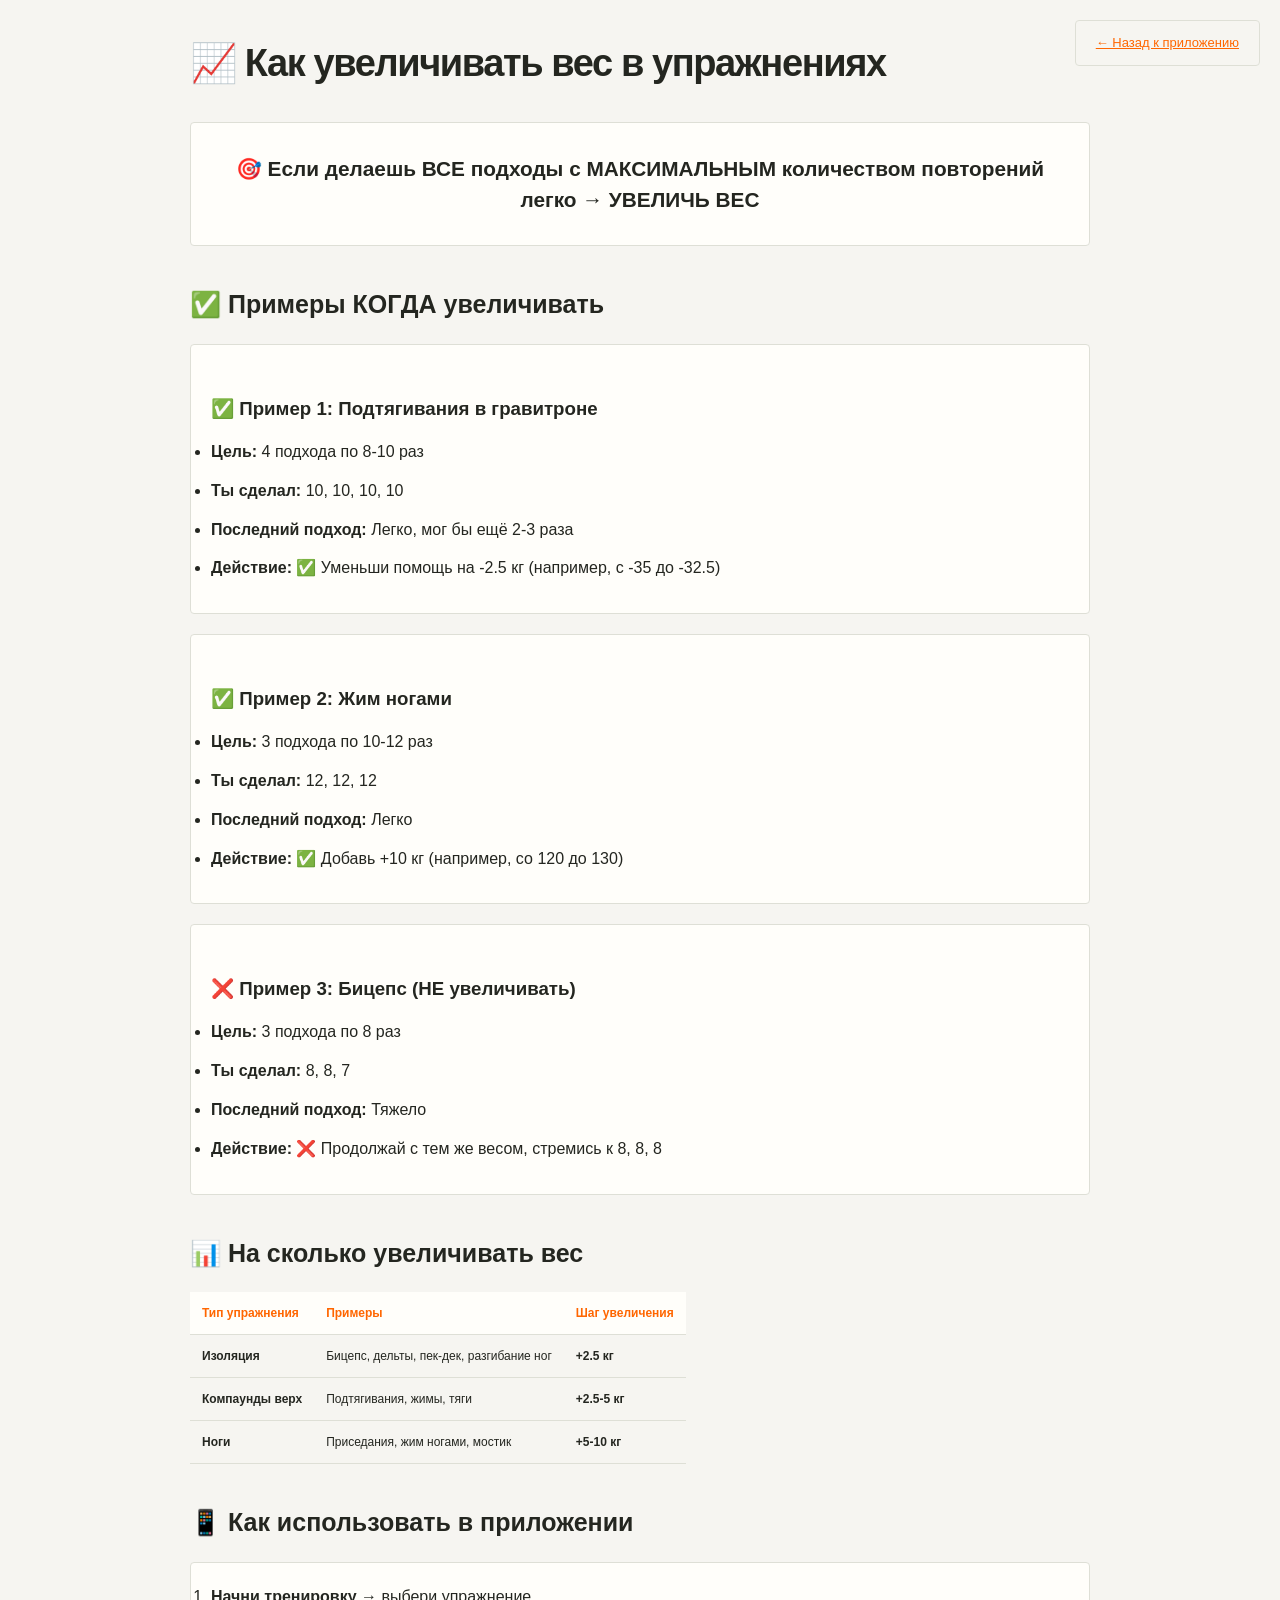
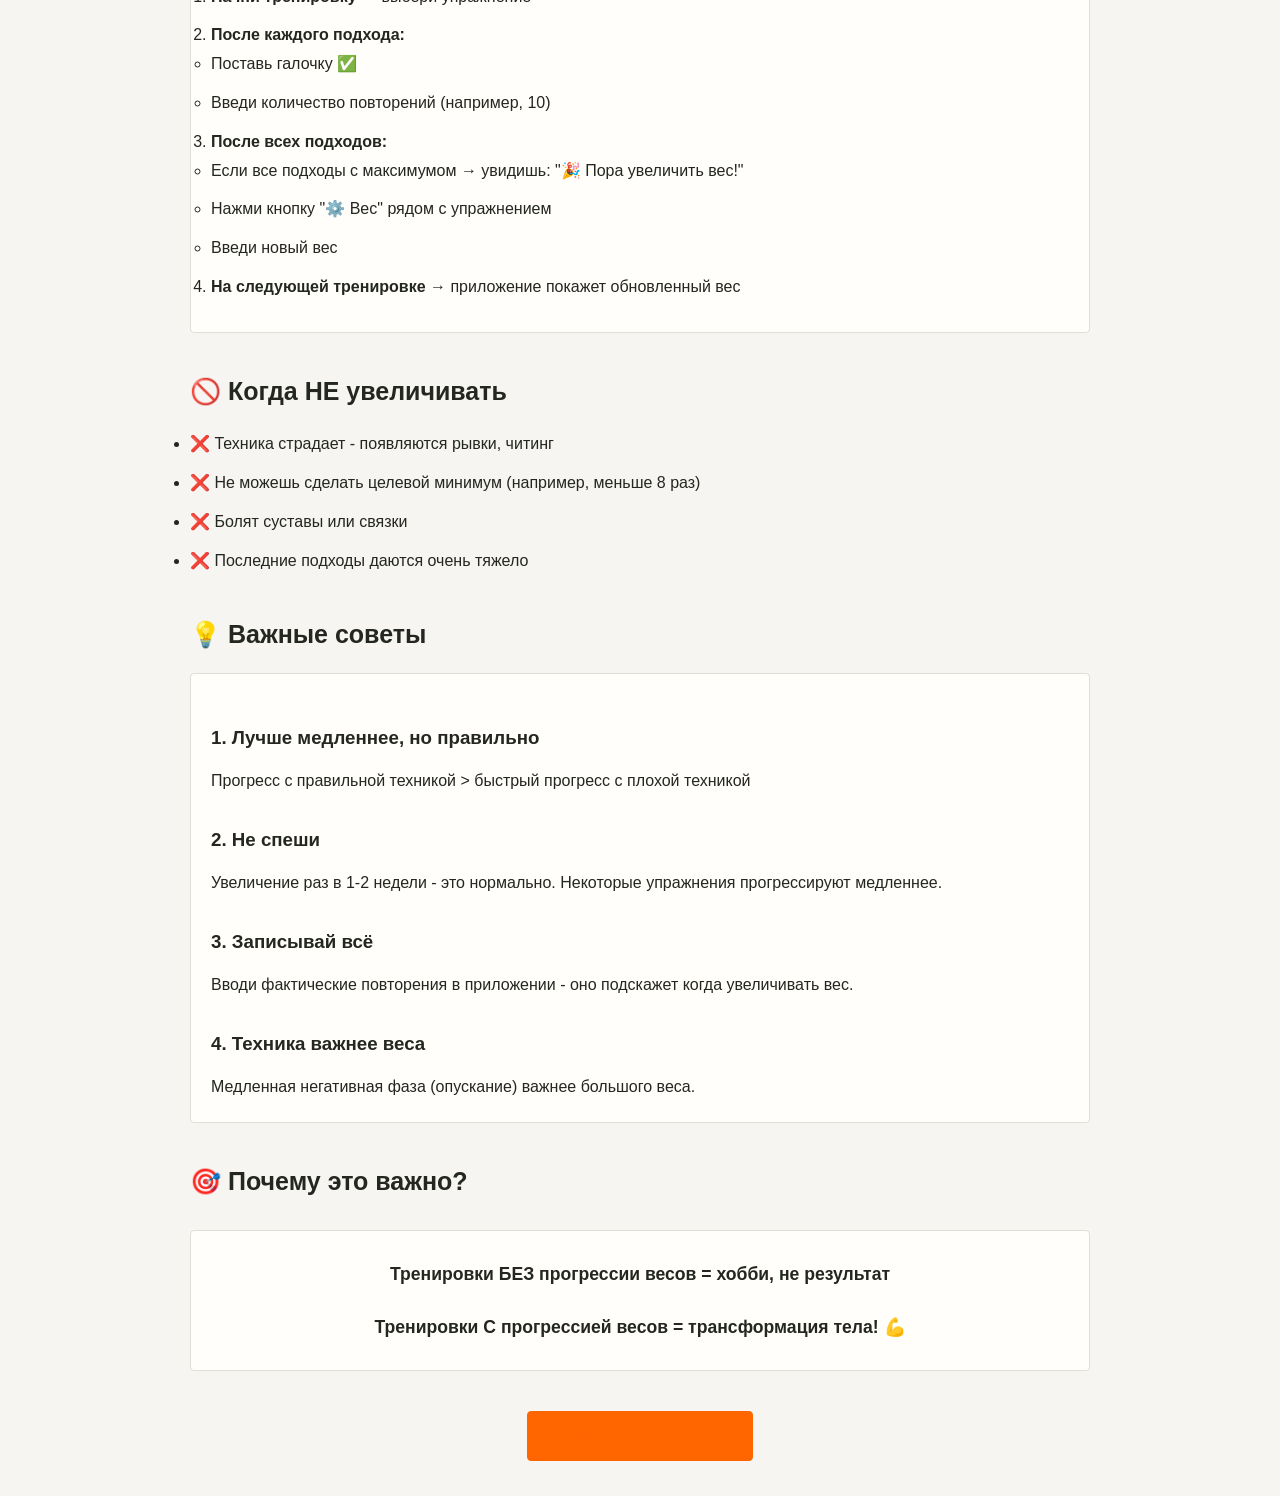
<file: progression.html>
<!DOCTYPE html>

<html lang="ru">
<head>
<meta charset="utf-8"/>
<meta content="width=device-width, initial-scale=1.0" name="viewport"/>
<title>Руководство: Как увеличивать вес</title>
<link href="styles.css" rel="stylesheet"/>
<style>
        body {
            padding: 20px;
            max-width: 900px;
            margin: 0 auto;
        }
        h1 { color: var(--primary); margin-bottom: 30px; }
        h2 { color: var(--primary); margin-top: 40px; margin-bottom: 20px; }
        h3 { color: var(--secondary); margin-top: 30px; margin-bottom: 15px; }
        .rule-box {
            background: linear-gradient(135deg, var(--primary) 0%, #2E7D32 100%);
            padding: 30px;
            border-radius: 12px;
            margin: 30px 0;
            text-align: center;
            font-size: 1.3rem;
            font-weight: bold;
        }
        .example-box {
            background: var(--bg-card);
            border: 2px solid var(--border);
            border-radius: 12px;
            padding: 20px;
            margin: 20px 0;
        }
        .example-box.good {
            border-color: var(--success);
        }
        .example-box.bad {
            border-color: var(--danger);
        }
        table {
            width: 100%;
            border-collapse: collapse;
            margin: 20px 0;
        }
        th, td {
            padding: 12px;
            text-align: left;
            border-bottom: 1px solid var(--border);
        }
        th {
            background: var(--bg-card);
            color: var(--primary);
            font-weight: bold;
        }
        ul {
            line-height: 1.8;
        }
        li {
            margin-bottom: 10px;
        }
        .back-btn {
            position: fixed;
            top: 20px;
            right: 20px;
        }
    </style>
<link href="minimal.css" rel="stylesheet"/></head>
<body class="gc-guide" data-theme="light">
<a class="btn btn-secondary back-btn" href="index.html">← Назад к приложению</a>
<h1>📈 Как увеличивать вес в упражнениях</h1>
<div class="rule-box">
        🎯 Если делаешь ВСЕ подходы с МАКСИМАЛЬНЫМ количеством повторений легко → УВЕЛИЧЬ ВЕС
    </div>
<h2>✅ Примеры КОГДА увеличивать</h2>
<div class="example-box good">
<h3>✅ Пример 1: Подтягивания в гравитроне</h3>
<ul>
<li><strong>Цель:</strong> 4 подхода по 8-10 раз</li>
<li><strong>Ты сделал:</strong> 10, 10, 10, 10</li>
<li><strong>Последний подход:</strong> Легко, мог бы ещё 2-3 раза</li>
<li><strong>Действие:</strong> ✅ Уменьши помощь на -2.5 кг (например, с -35 до -32.5)</li>
</ul>
</div>
<div class="example-box good">
<h3>✅ Пример 2: Жим ногами</h3>
<ul>
<li><strong>Цель:</strong> 3 подхода по 10-12 раз</li>
<li><strong>Ты сделал:</strong> 12, 12, 12</li>
<li><strong>Последний подход:</strong> Легко</li>
<li><strong>Действие:</strong> ✅ Добавь +10 кг (например, со 120 до 130)</li>
</ul>
</div>
<div class="example-box bad">
<h3>❌ Пример 3: Бицепс (НЕ увеличивать)</h3>
<ul>
<li><strong>Цель:</strong> 3 подхода по 8 раз</li>
<li><strong>Ты сделал:</strong> 8, 8, 7</li>
<li><strong>Последний подход:</strong> Тяжело</li>
<li><strong>Действие:</strong> ❌ Продолжай с тем же весом, стремись к 8, 8, 8</li>
</ul>
</div>
<h2>📊 На сколько увеличивать вес</h2>
<table>
<thead>
<tr>
<th>Тип упражнения</th>
<th>Примеры</th>
<th>Шаг увеличения</th>
</tr>
</thead>
<tbody>
<tr>
<td><strong>Изоляция</strong></td>
<td>Бицепс, дельты, пек-дек, разгибание ног</td>
<td><strong>+2.5 кг</strong></td>
</tr>
<tr>
<td><strong>Компаунды верх</strong></td>
<td>Подтягивания, жимы, тяги</td>
<td><strong>+2.5-5 кг</strong></td>
</tr>
<tr>
<td><strong>Ноги</strong></td>
<td>Приседания, жим ногами, мостик</td>
<td><strong>+5-10 кг</strong></td>
</tr>
</tbody>
</table>
<h2>📱 Как использовать в приложении</h2>
<div class="example-box">
<ol style="line-height: 2;">
<li><strong>Начни тренировку</strong> → выбери упражнение</li>
<li><strong>После каждого подхода:</strong>
<ul>
<li>Поставь галочку ✅</li>
<li>Введи количество повторений (например, 10)</li>
</ul>
</li>
<li><strong>После всех подходов:</strong>
<ul>
<li>Если все подходы с максимумом → увидишь: "🎉 Пора увеличить вес!"</li>
<li>Нажми кнопку "⚙️ Вес" рядом с упражнением</li>
<li>Введи новый вес</li>
</ul>
</li>
<li><strong>На следующей тренировке</strong> → приложение покажет обновленный вес</li>
</ol>
</div>
<h2>🚫 Когда НЕ увеличивать</h2>
<ul>
<li>❌ Техника страдает - появляются рывки, читинг</li>
<li>❌ Не можешь сделать целевой минимум (например, меньше 8 раз)</li>
<li>❌ Болят суставы или связки</li>
<li>❌ Последние подходы даются очень тяжело</li>
</ul>
<h2>💡 Важные советы</h2>
<div class="example-box">
<h3>1. Лучше медленнее, но правильно</h3>
<p>Прогресс с правильной техникой &gt; быстрый прогресс с плохой техникой</p>
<h3>2. Не спеши</h3>
<p>Увеличение раз в 1-2 недели - это нормально. Некоторые упражнения прогрессируют медленнее.</p>
<h3>3. Записывай всё</h3>
<p>Вводи фактические повторения в приложении - оно подскажет когда увеличивать вес.</p>
<h3>4. Техника важнее веса</h3>
<p>Медленная негативная фаза (опускание) важнее большого веса.</p>
</div>
<h2>🎯 Почему это важно?</h2>
<div class="rule-box" style="font-size: 1.1rem;">
        Тренировки БЕЗ прогрессии весов = хобби, не результат<br/><br/>
        Тренировки С прогрессией весов = трансформация тела! 💪
    </div>
<p style="text-align: center; margin-top: 40px; color: var(--text-secondary);">
<a class="btn btn-primary" href="index.html">← Вернуться к тренировкам</a>
</p>
<script>try{document.body.dataset.theme=localStorage.getItem('theme')||'light'}catch(_){}</script></body>
</html>
</file>
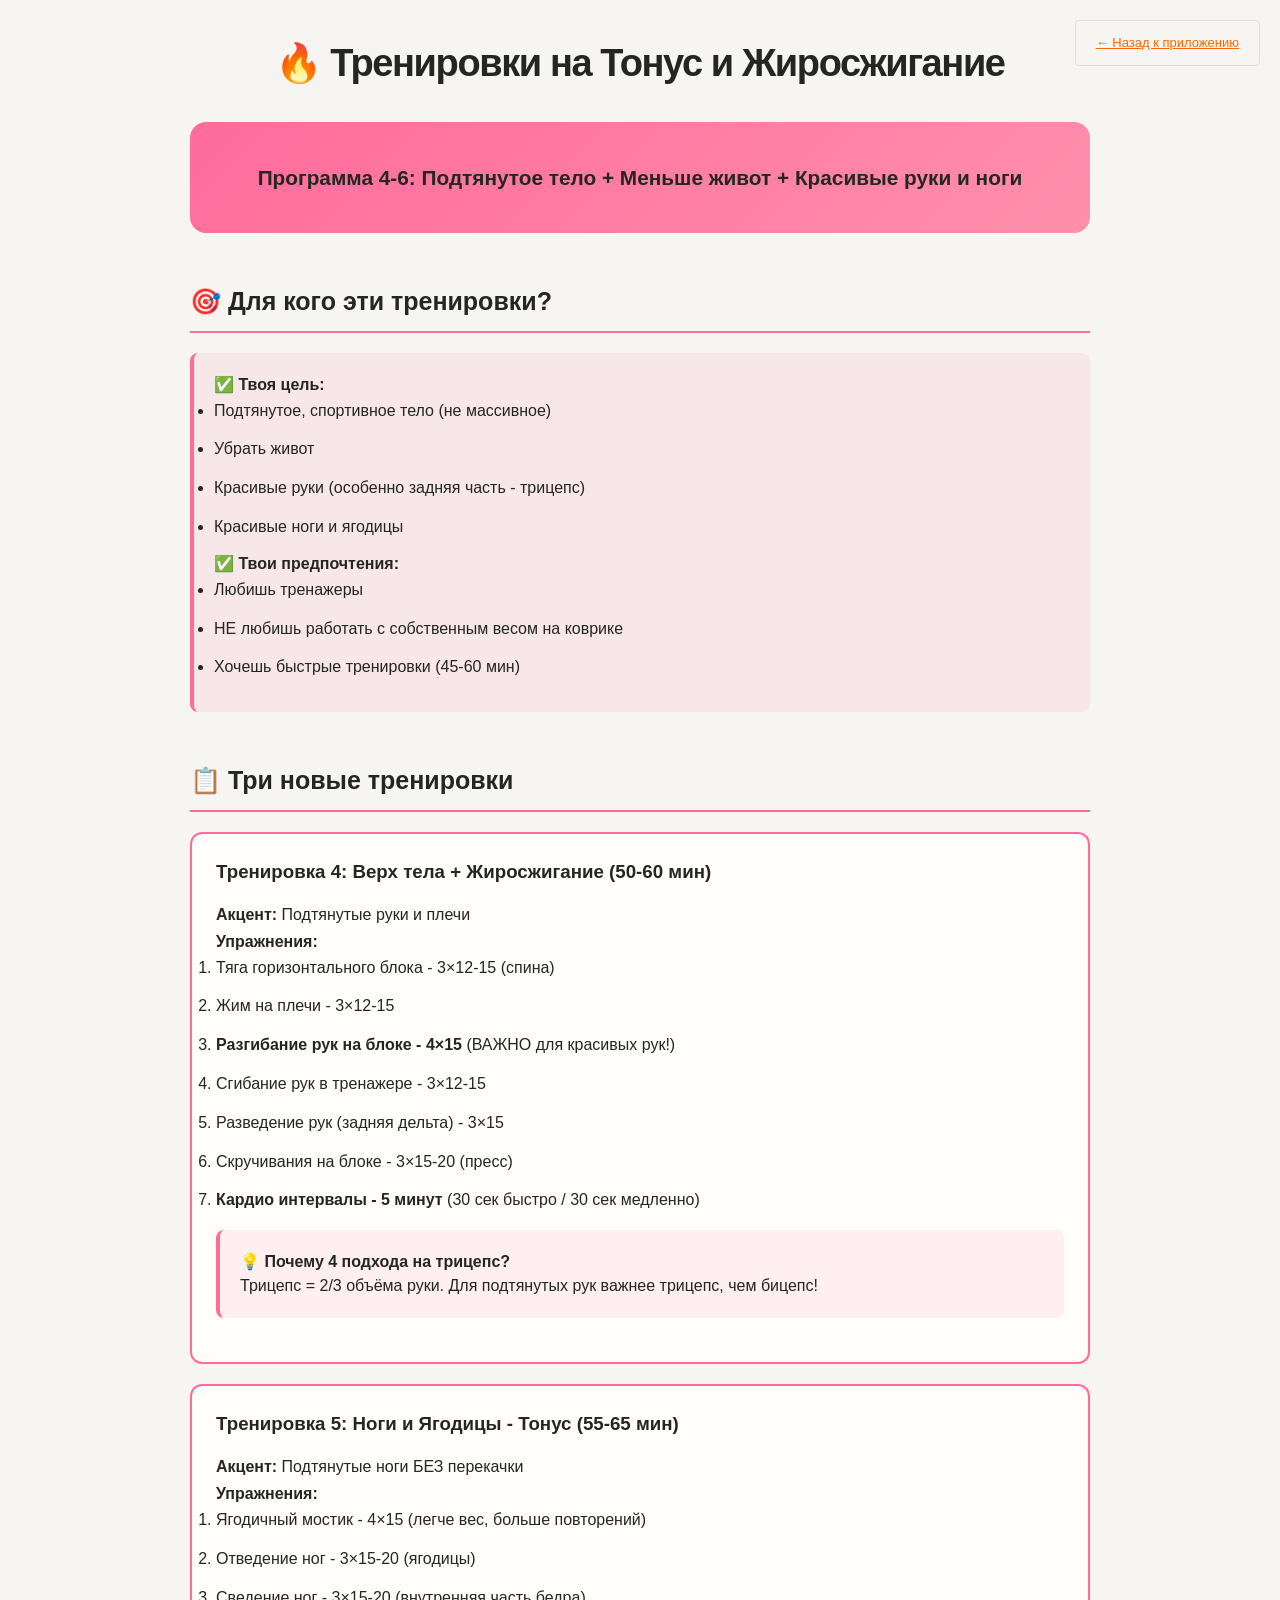
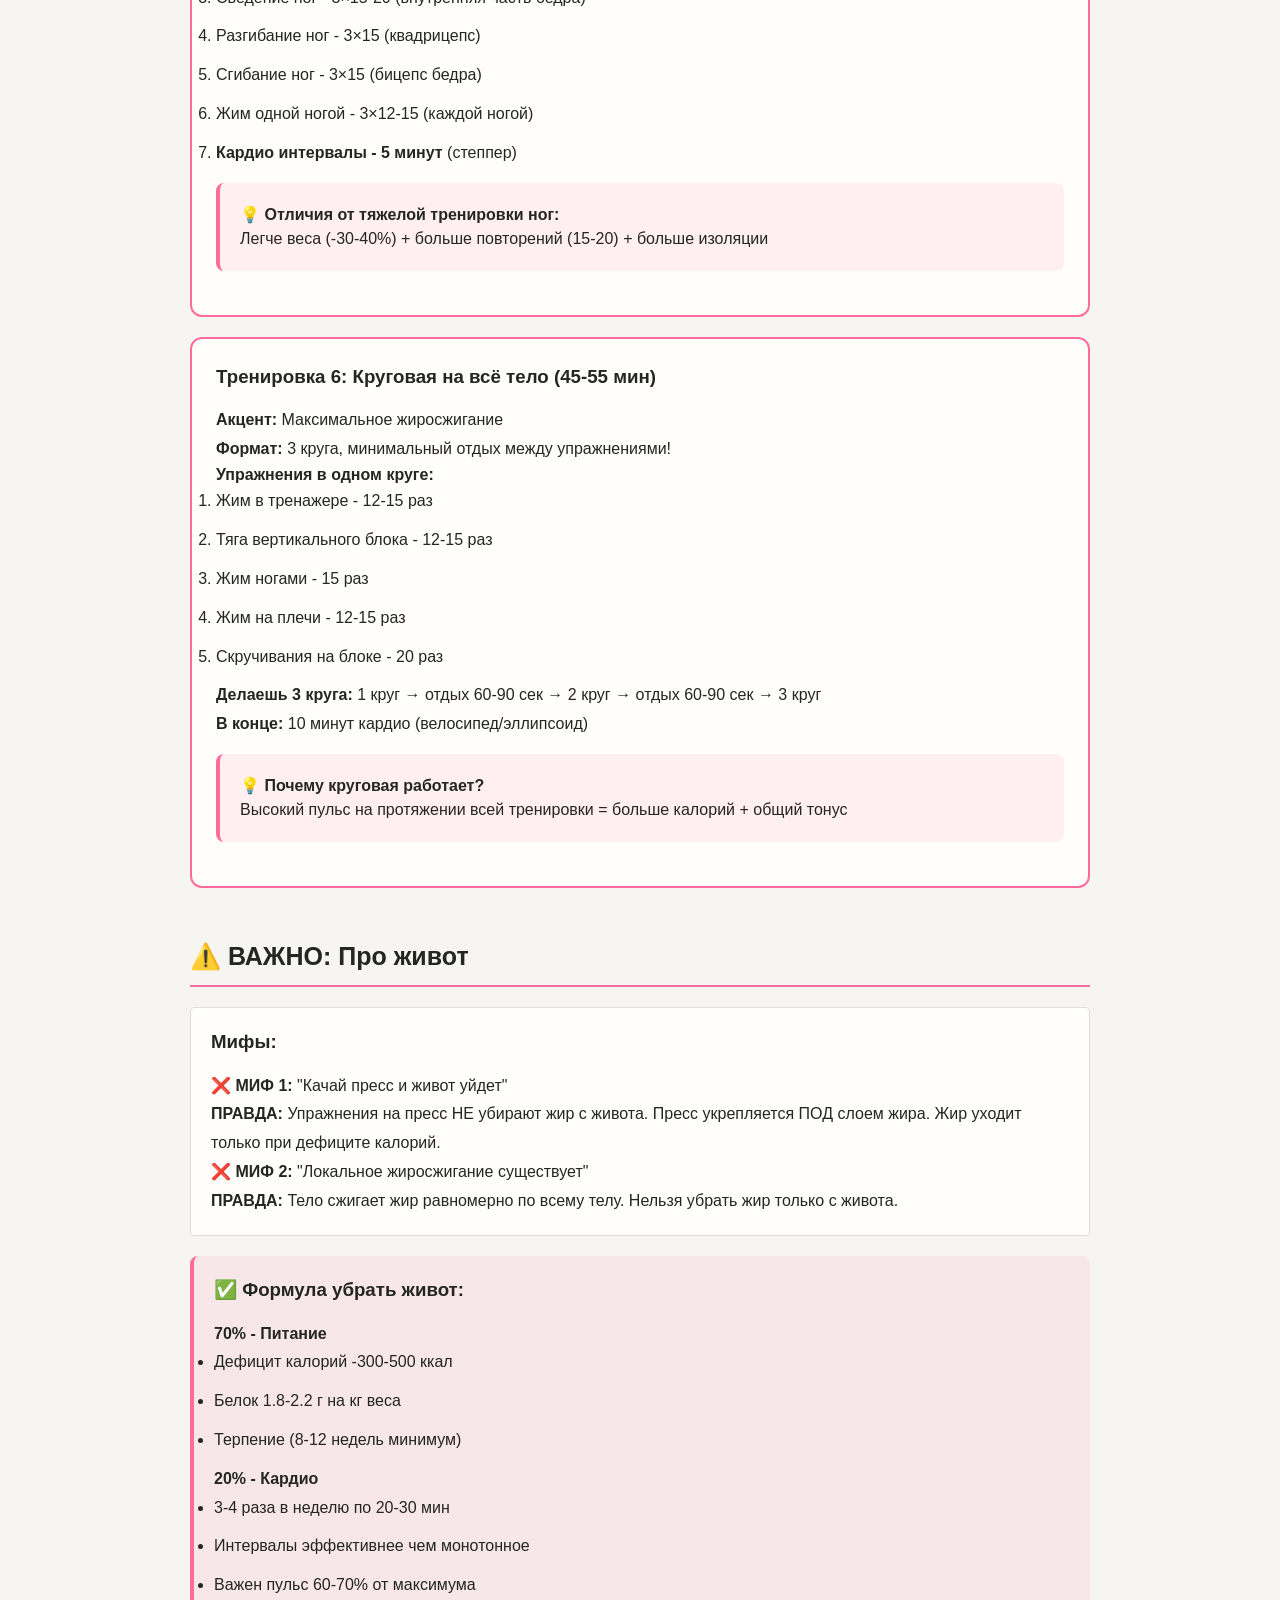
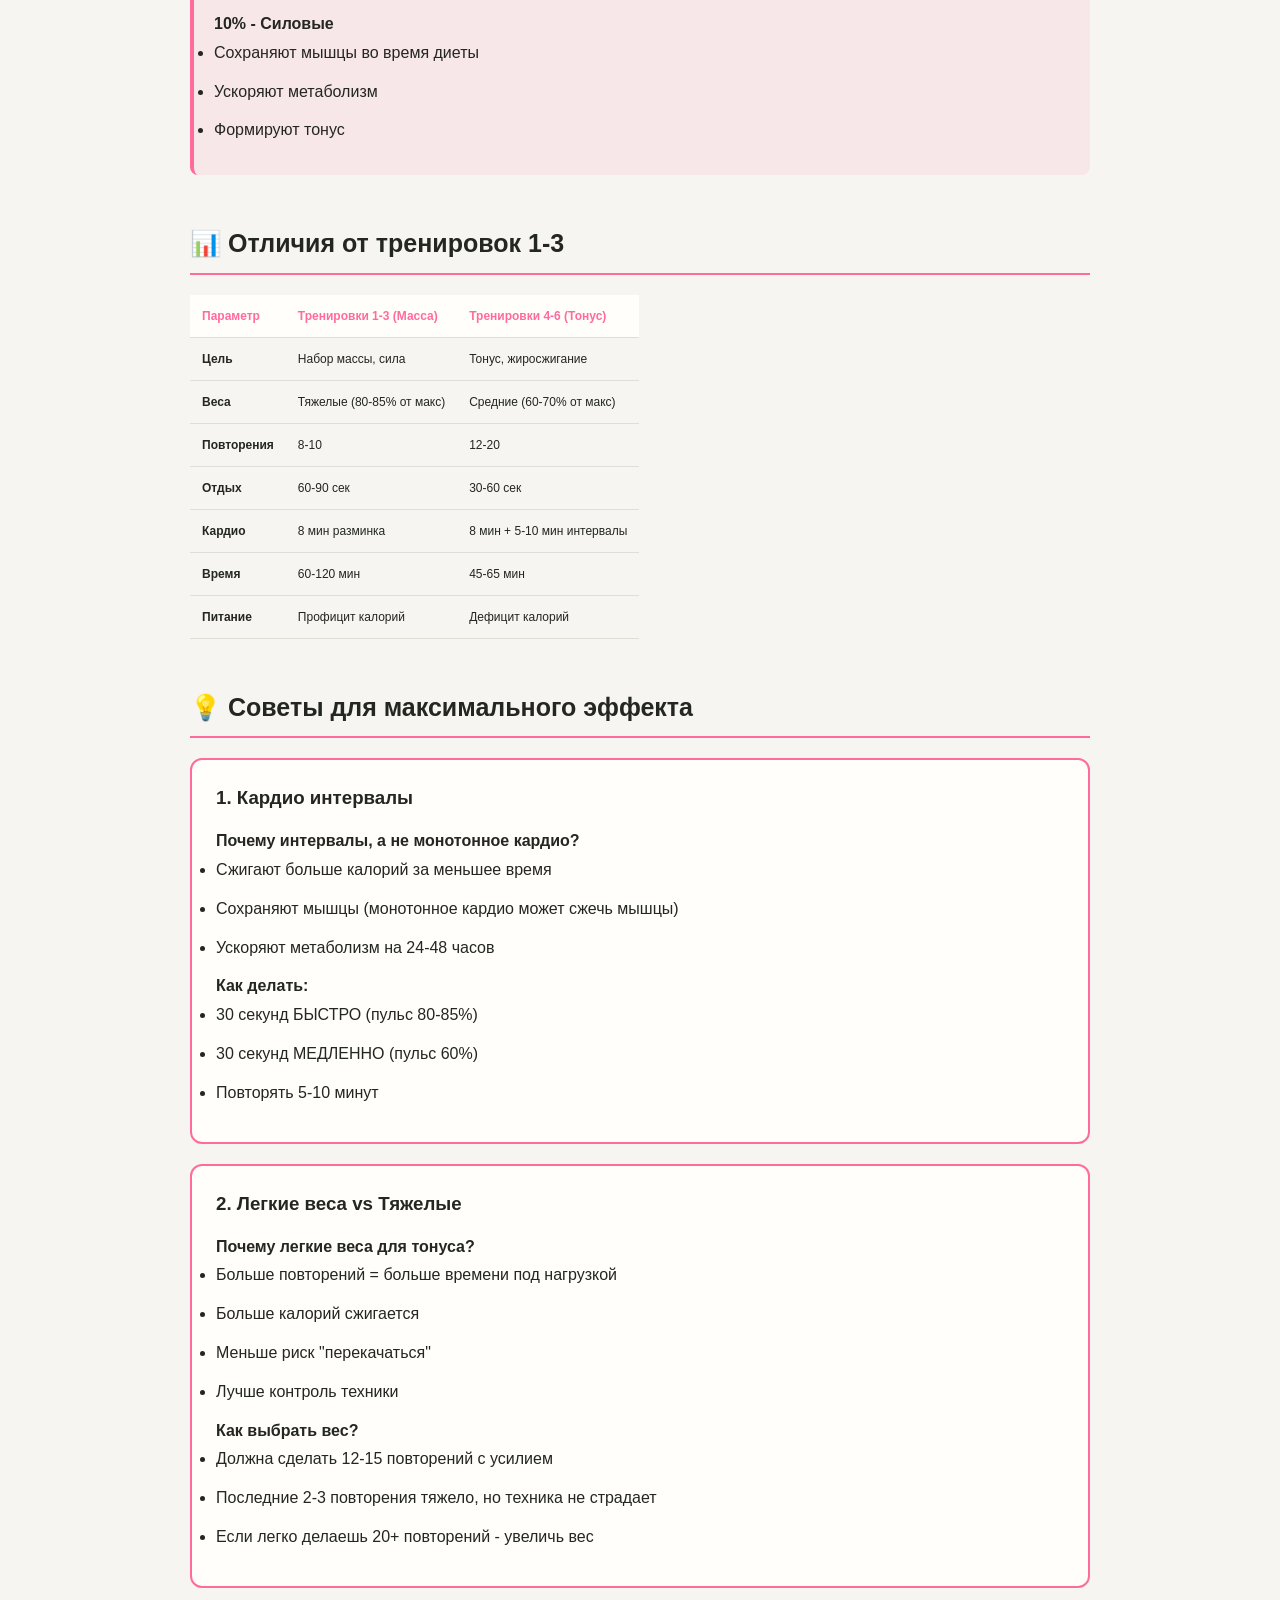
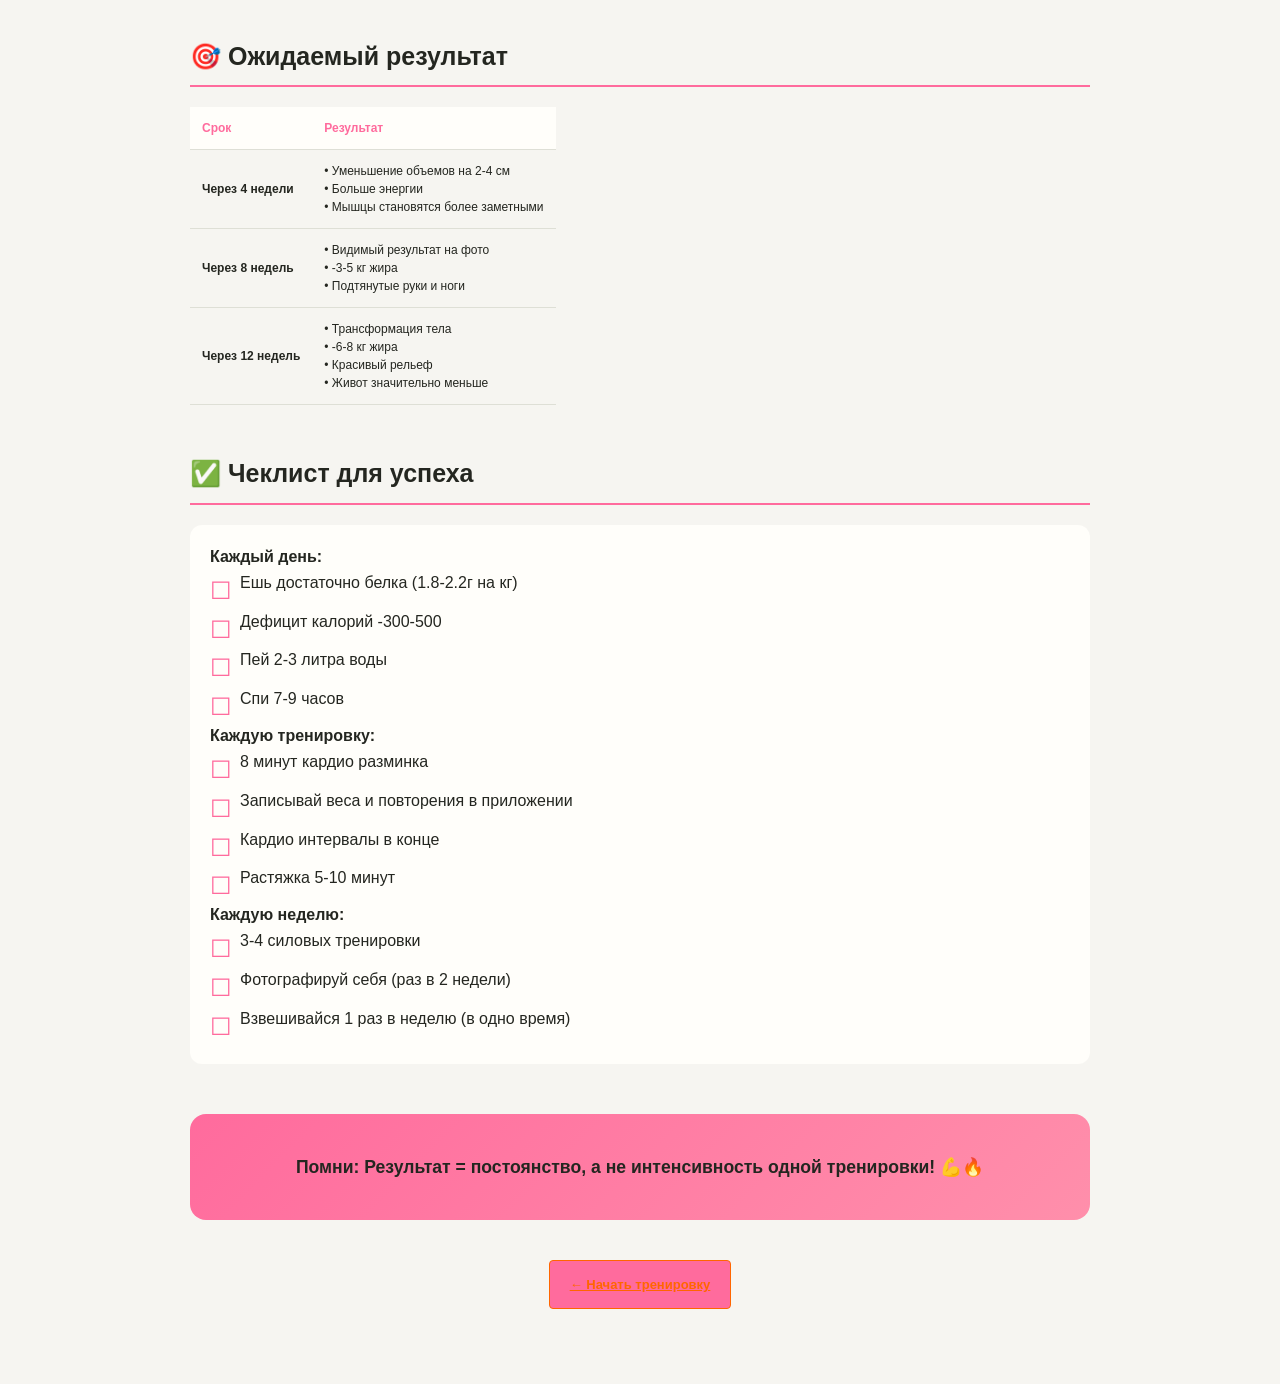
<file: toning.html>
<!DOCTYPE html>

<html lang="ru">
<head>
<meta charset="utf-8"/>
<meta content="width=device-width, initial-scale=1.0" name="viewport"/>
<title>Тренировки на Тонус и Жиросжигание</title>
<link href="styles.css" rel="stylesheet"/>
<style>
        body {
            padding: 20px;
            max-width: 1000px;
            margin: 0 auto;
        }
        h1 { color: #FF6B9D; margin-bottom: 30px; text-align: center; }
        h2 { color: #FF6B9D; margin-top: 50px; margin-bottom: 20px; border-bottom: 2px solid #FF6B9D; padding-bottom: 10px; }
        h3 { color: var(--primary); margin-top: 30px; margin-bottom: 15px; }
        .hero-box {
            background: linear-gradient(135deg, #FF6B9D 0%, #FF8FAB 100%);
            padding: 40px;
            border-radius: 16px;
            margin: 30px 0;
            text-align: center;
            font-size: 1.3rem;
            font-weight: bold;
        }
        .workout-box {
            background: var(--bg-card);
            border: 2px solid #FF6B9D;
            border-radius: 12px;
            padding: 24px;
            margin: 20px 0;
        }
        .workout-box h3 {
            color: #FF6B9D;
            margin-top: 0;
        }
        .info-box {
            background: rgba(255, 107, 157, 0.1);
            border-left: 4px solid #FF6B9D;
            padding: 20px;
            margin: 20px 0;
            border-radius: 8px;
        }
        .warning-box {
            background: rgba(255, 152, 0, 0.1);
            border-left: 4px solid var(--warning);
            padding: 20px;
            margin: 20px 0;
            border-radius: 8px;
        }
        table {
            width: 100%;
            border-collapse: collapse;
            margin: 20px 0;
        }
        th, td {
            padding: 12px;
            text-align: left;
            border-bottom: 1px solid var(--border);
        }
        th {
            background: var(--bg-card);
            color: #FF6B9D;
            font-weight: bold;
        }
        ul {
            line-height: 1.8;
        }
        li {
            margin-bottom: 10px;
        }
        .back-btn {
            position: fixed;
            top: 20px;
            right: 20px;
            z-index: 100;
        }
        .checklist {
            background: var(--bg-card);
            padding: 20px;
            border-radius: 12px;
            margin: 20px 0;
        }
        .checklist li {
            list-style: none;
            padding-left: 30px;
            position: relative;
        }
        .checklist li:before {
            content: '☐';
            position: absolute;
            left: 0;
            font-size: 1.5rem;
            color: #FF6B9D;
        }
    </style>
<link href="minimal.css" rel="stylesheet"/></head>
<body class="gc-guide" data-theme="light">
<a class="btn btn-secondary back-btn" href="index.html">← Назад к приложению</a>
<h1>🔥 Тренировки на Тонус и Жиросжигание</h1>
<div class="hero-box">
        Программа 4-6: Подтянутое тело + Меньше живот + Красивые руки и ноги
    </div>
<h2>🎯 Для кого эти тренировки?</h2>
<div class="info-box">
<strong>✅ Твоя цель:</strong>
<ul>
<li>Подтянутое, спортивное тело (не массивное)</li>
<li>Убрать живот</li>
<li>Красивые руки (особенно задняя часть - трицепс)</li>
<li>Красивые ноги и ягодицы</li>
</ul>
<strong>✅ Твои предпочтения:</strong>
<ul>
<li>Любишь тренажеры</li>
<li>НЕ любишь работать с собственным весом на коврике</li>
<li>Хочешь быстрые тренировки (45-60 мин)</li>
</ul>
</div>
<h2>📋 Три новые тренировки</h2>
<div class="workout-box">
<h3>Тренировка 4: Верх тела + Жиросжигание (50-60 мин)</h3>
<p><strong>Акцент:</strong> Подтянутые руки и плечи</p>
<strong>Упражнения:</strong>
<ol>
<li>Тяга горизонтального блока - 3×12-15 (спина)</li>
<li>Жим на плечи - 3×12-15</li>
<li><strong>Разгибание рук на блоке - 4×15</strong> (ВАЖНО для красивых рук!)</li>
<li>Сгибание рук в тренажере - 3×12-15</li>
<li>Разведение рук (задняя дельта) - 3×15</li>
<li>Скручивания на блоке - 3×15-20 (пресс)</li>
<li><strong>Кардио интервалы - 5 минут</strong> (30 сек быстро / 30 сек медленно)</li>
</ol>
<div class="info-box" style="margin-top: 15px;">
<strong>💡 Почему 4 подхода на трицепс?</strong><br/>
            Трицепс = 2/3 объёма руки. Для подтянутых рук важнее трицепс, чем бицепс!
        </div>
</div>
<div class="workout-box">
<h3>Тренировка 5: Ноги и Ягодицы - Тонус (55-65 мин)</h3>
<p><strong>Акцент:</strong> Подтянутые ноги БЕЗ перекачки</p>
<strong>Упражнения:</strong>
<ol>
<li>Ягодичный мостик - 4×15 (легче вес, больше повторений)</li>
<li>Отведение ног - 3×15-20 (ягодицы)</li>
<li>Сведение ног - 3×15-20 (внутренняя часть бедра)</li>
<li>Разгибание ног - 3×15 (квадрицепс)</li>
<li>Сгибание ног - 3×15 (бицепс бедра)</li>
<li>Жим одной ногой - 3×12-15 (каждой ногой)</li>
<li><strong>Кардио интервалы - 5 минут</strong> (степпер)</li>
</ol>
<div class="info-box" style="margin-top: 15px;">
<strong>💡 Отличия от тяжелой тренировки ног:</strong><br/>
            Легче веса (-30-40%) + больше повторений (15-20) + больше изоляции
        </div>
</div>
<div class="workout-box">
<h3>Тренировка 6: Круговая на всё тело (45-55 мин)</h3>
<p><strong>Акцент:</strong> Максимальное жиросжигание</p>
<p><strong>Формат:</strong> 3 круга, минимальный отдых между упражнениями!</p>
<strong>Упражнения в одном круге:</strong>
<ol>
<li>Жим в тренажере - 12-15 раз</li>
<li>Тяга вертикального блока - 12-15 раз</li>
<li>Жим ногами - 15 раз</li>
<li>Жим на плечи - 12-15 раз</li>
<li>Скручивания на блоке - 20 раз</li>
</ol>
<p><strong>Делаешь 3 круга:</strong> 1 круг → отдых 60-90 сек → 2 круг → отдых 60-90 сек → 3 круг</p>
<p><strong>В конце:</strong> 10 минут кардио (велосипед/эллипсоид)</p>
<div class="info-box" style="margin-top: 15px;">
<strong>💡 Почему круговая работает?</strong><br/>
            Высокий пульс на протяжении всей тренировки = больше калорий + общий тонус
        </div>
</div>
<h2>⚠️ ВАЖНО: Про живот</h2>
<div class="warning-box">
<h3 style="margin-top: 0;">Мифы:</h3>
<p><strong>❌ МИФ 1:</strong> "Качай пресс и живот уйдет"</p>
<p><strong>ПРАВДА:</strong> Упражнения на пресс НЕ убирают жир с живота. Пресс укрепляется ПОД слоем жира. Жир уходит только при дефиците калорий.</p>
<p><strong>❌ МИФ 2:</strong> "Локальное жиросжигание существует"</p>
<p><strong>ПРАВДА:</strong> Тело сжигает жир равномерно по всему телу. Нельзя убрать жир только с живота.</p>
</div>
<div class="info-box">
<h3 style="margin-top: 0;">✅ Формула убрать живот:</h3>
<p><strong>70% - Питание</strong></p>
<ul>
<li>Дефицит калорий -300-500 ккал</li>
<li>Белок 1.8-2.2 г на кг веса</li>
<li>Терпение (8-12 недель минимум)</li>
</ul>
<p><strong>20% - Кардио</strong></p>
<ul>
<li>3-4 раза в неделю по 20-30 мин</li>
<li>Интервалы эффективнее чем монотонное</li>
<li>Важен пульс 60-70% от максимума</li>
</ul>
<p><strong>10% - Силовые</strong></p>
<ul>
<li>Сохраняют мышцы во время диеты</li>
<li>Ускоряют метаболизм</li>
<li>Формируют тонус</li>
</ul>
</div>
<h2>📊 Отличия от тренировок 1-3</h2>
<table>
<thead>
<tr>
<th>Параметр</th>
<th>Тренировки 1-3 (Масса)</th>
<th>Тренировки 4-6 (Тонус)</th>
</tr>
</thead>
<tbody>
<tr>
<td><strong>Цель</strong></td>
<td>Набор массы, сила</td>
<td>Тонус, жиросжигание</td>
</tr>
<tr>
<td><strong>Веса</strong></td>
<td>Тяжелые (80-85% от макс)</td>
<td>Средние (60-70% от макс)</td>
</tr>
<tr>
<td><strong>Повторения</strong></td>
<td>8-10</td>
<td>12-20</td>
</tr>
<tr>
<td><strong>Отдых</strong></td>
<td>60-90 сек</td>
<td>30-60 сек</td>
</tr>
<tr>
<td><strong>Кардио</strong></td>
<td>8 мин разминка</td>
<td>8 мин + 5-10 мин интервалы</td>
</tr>
<tr>
<td><strong>Время</strong></td>
<td>60-120 мин</td>
<td>45-65 мин</td>
</tr>
<tr>
<td><strong>Питание</strong></td>
<td>Профицит калорий</td>
<td>Дефицит калорий</td>
</tr>
</tbody>
</table>
<h2>💡 Советы для максимального эффекта</h2>
<div class="workout-box">
<h3>1. Кардио интервалы</h3>
<p><strong>Почему интервалы, а не монотонное кардио?</strong></p>
<ul>
<li>Сжигают больше калорий за меньшее время</li>
<li>Сохраняют мышцы (монотонное кардио может сжечь мышцы)</li>
<li>Ускоряют метаболизм на 24-48 часов</li>
</ul>
<p><strong>Как делать:</strong></p>
<ul>
<li>30 секунд БЫСТРО (пульс 80-85%)</li>
<li>30 секунд МЕДЛЕННО (пульс 60%)</li>
<li>Повторять 5-10 минут</li>
</ul>
</div>
<div class="workout-box">
<h3>2. Легкие веса vs Тяжелые</h3>
<p><strong>Почему легкие веса для тонуса?</strong></p>
<ul>
<li>Больше повторений = больше времени под нагрузкой</li>
<li>Больше калорий сжигается</li>
<li>Меньше риск "перекачаться"</li>
<li>Лучше контроль техники</li>
</ul>
<p><strong>Как выбрать вес?</strong></p>
<ul>
<li>Должна сделать 12-15 повторений с усилием</li>
<li>Последние 2-3 повторения тяжело, но техника не страдает</li>
<li>Если легко делаешь 20+ повторений - увеличь вес</li>
</ul>
</div>
<h2>🎯 Ожидаемый результат</h2>
<table>
<thead>
<tr>
<th>Срок</th>
<th>Результат</th>
</tr>
</thead>
<tbody>
<tr>
<td><strong>Через 4 недели</strong></td>
<td>
                    • Уменьшение объемов на 2-4 см<br/>
                    • Больше энергии<br/>
                    • Мышцы становятся более заметными
                </td>
</tr>
<tr>
<td><strong>Через 8 недель</strong></td>
<td>
                    • Видимый результат на фото<br/>
                    • -3-5 кг жира<br/>
                    • Подтянутые руки и ноги
                </td>
</tr>
<tr>
<td><strong>Через 12 недель</strong></td>
<td>
                    • Трансформация тела<br/>
                    • -6-8 кг жира<br/>
                    • Красивый рельеф<br/>
                    • Живот значительно меньше
                </td>
</tr>
</tbody>
</table>
<h2>✅ Чеклист для успеха</h2>
<div class="checklist">
<strong>Каждый день:</strong>
<ul>
<li>Ешь достаточно белка (1.8-2.2г на кг)</li>
<li>Дефицит калорий -300-500</li>
<li>Пей 2-3 литра воды</li>
<li>Спи 7-9 часов</li>
</ul>
<strong>Каждую тренировку:</strong>
<ul>
<li>8 минут кардио разминка</li>
<li>Записывай веса и повторения в приложении</li>
<li>Кардио интервалы в конце</li>
<li>Растяжка 5-10 минут</li>
</ul>
<strong>Каждую неделю:</strong>
<ul>
<li>3-4 силовых тренировки</li>
<li>Фотографируй себя (раз в 2 недели)</li>
<li>Взвешивайся 1 раз в неделю (в одно время)</li>
</ul>
</div>
<div class="hero-box" style="margin-top: 50px; font-size: 1.1rem;">
        Помни: Результат = постоянство, а не интенсивность одной тренировки! 💪🔥
    </div>
<p style="text-align: center; margin: 40px 0;">
<a class="btn btn-primary" href="index.html" style="background: #FF6B9D;">← Начать тренировку</a>
</p>
<script>try{document.body.dataset.theme=localStorage.getItem('theme')||'light'}catch(_){}</script></body>
</html>
</file>
<file: styles.css>
* {
    margin: 0;
    padding: 0;
    box-sizing: border-box;
}

:root {
    --primary: #ff6600;
    --primary-dark: #ff5500;
    --primary-light: #ff7722;
    --secondary: #888888;
    --danger: #ff3333;
    --warning: #ff6600;
    --success: #ff6600;
    --bg-dark: #000000;
    --bg-card: #1a1a1a;
    --text: #ffffff;
    --text-secondary: #888888;
    --border: #333333;
}

/* Light theme */
[data-theme="light"] {
    --primary: #ff6600;
    --primary-dark: #ff5500;
    --primary-light: #ff7722;
    --secondary: #666666;
    --danger: #ff3333;
    --warning: #ff6600;
    --success: #ff6600;
    --bg-dark: #ffffff;
    --bg-card: #f5f5f5;
    --text: #000000;
    --text-secondary: #666666;
    --border: #e0e0e0;
}

/* Toggles container */
.toggles-container {
    position: fixed;
    top: 20px;
    left: 20px;
    z-index: 1000;
    display: flex;
    flex-direction: column;
    gap: 12px;
}

.toggle-group {
    display: flex;
    align-items: center;
    gap: 10px;
    background: var(--bg-card);
    padding: 10px 18px;
    border-radius: 30px;
    border: 1px solid var(--border);
    box-shadow: 0 2px 12px rgba(0, 0, 0, 0.1);
}

.toggle-label {
    font-size: 0.85rem;
    font-weight: 500;
    color: var(--text-secondary);
    min-width: 40px;
}

/* Toggle switch */
.toggle-switch {
    position: relative;
    display: inline-block;
    width: 50px;
    height: 26px;
}

.toggle-switch input {
    opacity: 0;
    width: 0;
    height: 0;
}

.toggle-slider {
    position: absolute;
    cursor: pointer;
    top: 0;
    left: 0;
    right: 0;
    bottom: 0;
    background-color: var(--border);
    transition: 0.3s;
    border-radius: 34px;
}

.toggle-slider:before {
    position: absolute;
    content: "";
    height: 20px;
    width: 20px;
    left: 3px;
    bottom: 3px;
    background-color: white;
    transition: 0.3s;
    border-radius: 50%;
}

.toggle-switch input:checked + .toggle-slider {
    background-color: var(--primary);
}

.toggle-switch input:checked + .toggle-slider:before {
    transform: translateX(24px);
}

.toggle-switch:hover .toggle-slider {
    box-shadow: 0 0 8px var(--primary);
}

body {
    font-family: -apple-system, BlinkMacSystemFont, 'Segoe UI', Roboto, Oxygen, Ubuntu, Cantarell, sans-serif;
    background: var(--bg-dark);
    color: var(--text);
    line-height: 1.6;
    min-height: 100vh;
    font-weight: 400;
}

.container {
    max-width: 1000px;
    margin: 0 auto;
    padding: 30px 20px;
}

/* Header */
header {
    text-align: center;
    margin-bottom: 50px;
    padding-bottom: 30px;
    border-bottom: 1px solid var(--border);
}

header h1 {
    font-size: 2.8rem;
    font-weight: 300;
    margin-bottom: 15px;
    color: var(--text);
    letter-spacing: -1px;
    font-family: -apple-system, BlinkMacSystemFont, 'Segoe UI', sans-serif;
}

.main-title-clickable {
    cursor: pointer;
    transition: color 0.2s ease;
}

.main-title-clickable:hover {
    color: var(--primary);
}

.header-buttons {
    display: flex;
    gap: 10px;
    justify-content: center;
    flex-wrap: wrap;
}

/* Buttons */
.btn {
    padding: 12px 28px;
    border: 1px solid var(--border);
    border-radius: 8px;
    font-size: 0.95rem;
    font-weight: 500;
    cursor: pointer;
    transition: all 0.3s ease;
    display: inline-flex;
    align-items: center;
    justify-content: center;
    gap: 8px;
    background: transparent;
    color: var(--text);
}

.btn:hover {
    border-color: var(--text);
    transform: translateY(-1px);
}

.btn-primary {
    background: var(--primary);
    border-color: var(--primary);
    color: #000;
}

.btn-primary:hover {
    background: var(--primary-light);
    border-color: var(--primary-light);
    box-shadow: 0 8px 24px rgba(255, 102, 0, 0.3);
    transform: translateY(-2px);
}

.btn-secondary {
    background: transparent;
    color: var(--text);
    border-color: var(--border);
}

.btn-secondary:hover {
    border-color: var(--text-secondary);
}

.btn-danger {
    background: transparent;
    color: var(--danger);
    border-color: var(--danger);
}

.btn-danger:hover {
    background: var(--danger);
    color: #000;
}

.btn-success {
    background: var(--primary);
    border-color: var(--primary);
    color: #000;
}

/* Screens */
.screen {
    display: none;
}

.screen.active {
    display: block;
}

/* Workout Cards */
.workout-cards {
    display: grid;
    grid-template-columns: repeat(auto-fit, minmax(320px, 1fr));
    gap: 24px;
    margin-top: 40px;
}

.workout-card {
    background: var(--bg-card);
    border: 1px solid var(--border);
    border-radius: 16px;
    padding: 32px;
    transition: all 0.3s ease;
    box-shadow: 0 2px 8px rgba(0, 0, 0, 0.1);
}

.workout-card:hover {
    border-color: var(--primary);
    transform: translateY(-4px);
    box-shadow: 0 12px 40px rgba(255, 102, 0, 0.15);
}

.workout-header {
    display: flex;
    justify-content: space-between;
    align-items: center;
    margin-bottom: 16px;
}

.workout-header h2 {
    color: var(--text);
    font-size: 1.5rem;
    font-weight: 600;
}

.workout-badge {
    background: transparent;
    color: var(--text-secondary);
    padding: 4px 0;
    border-radius: 0;
    font-size: 0.8rem;
}

.workout-card h3 {
    font-size: 1.4rem;
    font-weight: 600;
    margin-bottom: 6px;
}

.workout-card p {
    color: var(--text-secondary);
    font-size: 0.9rem;
    margin-bottom: 20px;
}

.workout-info {
    display: flex;
    gap: 24px;
    margin-bottom: 24px;
    color: var(--text-secondary);
    font-size: 0.85rem;
}

.start-btn {
    width: 100%;
    padding: 16px;
    font-size: 1rem;
}

/* Workout Screen */
.workout-controls {
    display: flex;
    justify-content: space-between;
    align-items: center;
    background: var(--bg-card);
    padding: 16px;
    border-radius: 12px;
    margin-bottom: 24px;
    gap: 16px;
    flex-wrap: wrap;
}

.timer-display {
    flex: 1;
    text-align: center;
}

.main-timer {
    display: flex;
    flex-direction: column;
    align-items: center;
}

.timer-label {
    font-size: 0.85rem;
    color: var(--text-secondary);
    margin-bottom: 4px;
}

#mainTimer {
    font-size: 2rem;
    font-weight: bold;
    color: var(--primary);
    font-family: 'Courier New', monospace;
}

/* Cardio is now a regular exercise card */

/* Exercise List */
.exercises-list {
    display: flex;
    flex-direction: column;
    gap: 20px;
}

.exercise-card {
    background: var(--bg-card);
    border: 1px solid var(--border);
    border-radius: 16px;
    padding: 24px;
    transition: all 0.3s ease;
    box-shadow: 0 1px 4px rgba(0, 0, 0, 0.1);
}

.exercise-card.optional {
    border-color: var(--text-secondary);
    border-style: dashed;
}

.exercise-card.cardio {
    border-color: var(--primary);
    background: transparent;
}

.exercise-card.cardio h3 {
    color: var(--primary);
}

.exercise-header {
    display: flex;
    justify-content: space-between;
    align-items: flex-start;
    margin-bottom: 16px;
    gap: 16px;
}

.exercise-title {
    flex: 1;
}

.exercise-title h3 {
    font-size: 1.3rem;
    margin-bottom: 8px;
    color: var(--primary);
}

.exercise-details {
    color: var(--text-secondary);
    font-size: 0.95rem;
}

.exercise-note {
    margin-top: 8px;
    padding: 8px 12px;
    background: rgba(255, 107, 157, 0.15);
    border-left: 3px solid #FF6B9D;
    border-radius: 4px;
    font-size: 0.9rem;
    color: #FF6B9D;
    font-weight: 500;
}

.exercise-technique {
    margin-top: 6px;
    padding: 6px 10px;
    background: rgba(76, 175, 80, 0.1);
    border-left: 3px solid var(--primary);
    border-radius: 4px;
    font-size: 0.85rem;
    color: var(--text-secondary);
    line-height: 1.4;
}

.exercise-superset {
    margin-top: 8px;
    padding: 8px 12px;
    background: rgba(255, 152, 0, 0.15);
    border-left: 3px solid var(--warning);
    border-radius: 4px;
    font-size: 0.9rem;
    color: var(--warning);
    font-weight: 600;
    animation: pulse 2s ease-in-out infinite;
}

.exercise-warmup {
    margin-top: 8px;
    padding: 8px 12px;
    background: rgba(33, 150, 243, 0.15);
    border-left: 3px solid var(--secondary);
    border-radius: 4px;
    font-size: 0.85rem;
    color: var(--secondary);
    font-weight: 500;
}

.optional-badge {
    background: var(--warning);
    color: white;
    padding: 4px 12px;
    border-radius: 20px;
    font-size: 0.85rem;
    white-space: nowrap;
}

.sets-grid {
    display: grid;
    grid-template-columns: repeat(auto-fill, minmax(180px, 1fr));
    gap: 12px;
}

.set-item {
    background: var(--bg-dark);
    border: 2px solid var(--border);
    border-radius: 8px;
    padding: 12px;
    display: flex;
    flex-direction: column;
    gap: 8px;
    transition: all 0.3s ease;
}

.set-item:hover {
    border-color: var(--primary);
}

.set-item.completed {
    border-color: var(--primary);
    background: transparent;
    opacity: 0.7;
}

.set-checkbox-row {
    display: flex;
    align-items: center;
    gap: 12px;
}

.set-checkbox {
    width: 20px;
    height: 20px;
    cursor: pointer;
    accent-color: var(--primary);
    flex-shrink: 0;
}

.set-label {
    font-weight: 400;
    flex: 1;
    cursor: pointer;
}

/* Reps counter with +/- buttons */
.reps-counter {
    display: flex;
    align-items: center;
    gap: 12px;
    justify-content: space-between;
    background: transparent;
    border: 1px solid var(--border);
    border-radius: 8px;
    padding: 10px 14px;
}

.reps-btn {
    background: transparent;
    color: var(--text);
    border: 1px solid var(--border);
    border-radius: 6px;
    width: 32px;
    height: 32px;
    font-size: 1.2rem;
    font-weight: 500;
    cursor: pointer;
    display: flex;
    align-items: center;
    justify-content: center;
    transition: all 0.2s ease;
    flex-shrink: 0;
}

.reps-btn:hover {
    background: var(--primary);
    color: #000;
    border-color: var(--primary);
}

.reps-btn:active {
    transform: scale(0.95);
}

.reps-btn.minus {
    background: transparent;
    color: var(--text);
    border-color: var(--border);
}

.reps-btn.minus:hover {
    background: var(--danger);
    color: #000;
    border-color: var(--danger);
}

.reps-display {
    font-size: 1.4rem;
    font-weight: 600;
    font-family: 'Courier New', monospace;
    color: var(--text);
    min-width: 50px;
    text-align: center;
    flex: 1;
}

.reps-label {
    color: var(--text-secondary);
    font-size: 0.85rem;
    white-space: nowrap;
}

/* Warmup set - same style as regular set, just with fire emoji */
.warmup-set {
    /* No special styling - looks like regular set */
}

/* Exercise Controls */
.exercise-controls {
    display: flex;
    gap: 8px;
    align-items: center;
    flex-wrap: wrap;
}

.btn-small {
    padding: 6px 12px;
    font-size: 0.85rem;
}

/* Progress Indicator */
.progress-indicator {
    margin: 12px 0;
}

.progress-alert {
    background: transparent;
    border: 1px solid var(--primary);
    border-radius: 8px;
    padding: 14px 18px;
    text-align: center;
    font-weight: 500;
    color: var(--primary);
    animation: pulse 2s ease-in-out infinite;
}

@keyframes pulse {
    0%, 100% {
        opacity: 1;
        transform: scale(1);
    }
    50% {
        opacity: 0.9;
        transform: scale(1.02);
    }
}

/* Rest Timer */
.rest-timer {
    display: none;
    position: fixed;
    top: 0;
    left: 0;
    right: 0;
    bottom: 0;
    background: rgba(0, 0, 0, 0.9);
    z-index: 1000;
    align-items: center;
    justify-content: center;
}

.rest-timer.active {
    display: flex;
}

.rest-content {
    background: var(--bg-card);
    border: 1px solid var(--primary);
    border-radius: 24px;
    padding: 60px 48px;
    text-align: center;
    max-width: 400px;
}

.rest-content h3 {
    font-size: 1.5rem;
    font-weight: 500;
    margin-bottom: 32px;
    color: var(--text-secondary);
}

.rest-time {
    font-size: 6rem;
    font-weight: 300;
    color: var(--primary);
    font-family: 'Courier New', monospace;
    margin-bottom: 40px;
    letter-spacing: 4px;
}

.rest-buttons {
    display: flex;
    gap: 12px;
    justify-content: center;
}

/* History Screen */
.screen-header {
    position: relative;
    display: flex;
    justify-content: center;
    align-items: center;
    margin-bottom: 24px;
    padding: 0 16px;
}

.screen-header .back-to-main {
    position: absolute;
    left: 0;
}

.screen-header h2 {
    text-align: center;
    color: var(--text);
    font-weight: 400;
    margin: 0;
}

.screen-header #clearHistoryBtn {
    position: absolute;
    right: 0;
}

.history-list {
    display: flex;
    flex-direction: column;
    gap: 16px;
}

.history-item {
    background: var(--bg-card);
    border: 2px solid var(--border);
    border-radius: 12px;
    padding: 20px;
}

.history-header {
    display: flex;
    justify-content: space-between;
    align-items: center;
    margin-bottom: 12px;
    flex-wrap: wrap;
    gap: 12px;
}

.history-header h3 {
    color: var(--primary);
}

.history-date {
    color: var(--text-secondary);
    font-size: 0.9rem;
}

.history-stats {
    display: flex;
    gap: 24px;
    flex-wrap: wrap;
    color: var(--text-secondary);
    font-size: 0.95rem;
}

.history-item.empty {
    text-align: center;
    color: var(--text-secondary);
    padding: 40px;
}

.share-workout-btn {
    margin-top: 16px;
    width: 100%;
    padding: 12px;
    font-size: 0.95rem;
}

/* Advice Screen */
.advice-content {
    display: flex;
    flex-direction: column;
    gap: 32px;
}

.advice-section h3 {
    color: var(--primary);
    font-size: 1.8rem;
    margin-bottom: 20px;
}

.advice-card {
    background: var(--bg-card);
    border: 2px solid var(--border);
    border-radius: 12px;
    padding: 24px;
    margin-bottom: 16px;
}

.advice-card.warning {
    border-color: var(--warning);
}

.advice-card h4 {
    color: var(--primary);
    font-size: 1.3rem;
    margin-bottom: 12px;
}

.advice-card ul {
    list-style-position: inside;
    color: var(--text-secondary);
}

.advice-card li {
    margin-bottom: 8px;
    line-height: 1.6;
}

.advice-card strong {
    color: var(--text);
}

/* Calculator */
.calculator {
    background: var(--bg-card);
    border: 2px solid var(--border);
    border-radius: 12px;
    padding: 24px;
}

.calc-inputs {
    display: grid;
    grid-template-columns: repeat(auto-fit, minmax(200px, 1fr));
    gap: 16px;
    margin-bottom: 20px;
}

.calc-inputs label {
    display: flex;
    flex-direction: column;
    gap: 8px;
    color: var(--text-secondary);
}

.calc-inputs input,
.calc-inputs select {
    padding: 10px;
    border: 2px solid var(--border);
    border-radius: 8px;
    background: var(--bg-dark);
    color: var(--text);
    font-size: 1rem;
}

.calc-inputs input:focus,
.calc-inputs select:focus {
    outline: none;
    border-color: var(--primary);
}

#calculateBtn {
    width: 100%;
    margin-bottom: 20px;
}

.calc-result {
    background: var(--bg-dark);
    border: 2px solid var(--primary);
    border-radius: 8px;
    padding: 20px;
    display: none;
}

.calc-result.active {
    display: block;
}

.calc-result h4 {
    color: var(--primary);
    margin-bottom: 12px;
}

.calc-result p {
    margin-bottom: 8px;
    color: var(--text-secondary);
}

.calc-result strong {
    color: var(--text);
    font-size: 1.1rem;
}

/* Stats Screen */
.stats-content {
    display: grid;
    grid-template-columns: repeat(auto-fit, minmax(280px, 1fr));
    gap: 20px;
}

.stat-card {
    background: var(--bg-card);
    border: 2px solid var(--border);
    border-radius: 12px;
    padding: 24px;
    text-align: center;
}

.stat-card h3 {
    color: var(--primary);
    margin-bottom: 16px;
}

.stat-value {
    font-size: 3rem;
    font-weight: bold;
    color: var(--text);
    margin-bottom: 8px;
}

.stat-label {
    color: var(--text-secondary);
    font-size: 0.95rem;
}

/* Responsive */
@media (max-width: 768px) {
    .container {
        padding: 12px;
    }

    header h1 {
        font-size: 2rem;
    }

    .workout-cards {
        grid-template-columns: 1fr;
    }


    .rest-content {
        padding: 32px 24px;
        margin: 20px;
    }

    .rest-time {
        font-size: 4rem;
    }

    .sets-grid {
        grid-template-columns: 1fr;
    }

    .workout-controls {
        flex-direction: column;
    }

    #mainTimer {
        font-size: 1.5rem;
    }
}

/* Animation */
@keyframes fadeIn {
    from {
        opacity: 0;
        transform: translateY(20px);
    }
    to {
        opacity: 1;
        transform: translateY(0);
    }
}

.exercise-card {
    animation: fadeIn 0.5s ease;
}

/* Superset Modal */
.superset-modal {
    display: none;
    position: fixed;
    top: 0;
    left: 0;
    right: 0;
    bottom: 0;
    background: rgba(0, 0, 0, 0.9);
    z-index: 2000;
    align-items: center;
    justify-content: center;
    padding: 20px;
    overflow-y: auto;
}

.superset-modal.active {
    display: flex;
}

.superset-modal-content {
    background: var(--bg-card);
    border: 1px solid var(--border);
    border-radius: 20px;
    padding: 40px;
    max-width: 550px;
    width: 100%;
    max-height: 80vh;
    overflow-y: auto;
}

.superset-modal-content h3 {
    color: var(--text);
    font-weight: 600;
    margin-bottom: 8px;
}

.superset-modal-content p {
    color: var(--text-secondary);
    font-size: 0.9rem;
    margin-bottom: 32px;
}

.superset-options {
    display: flex;
    flex-direction: column;
    gap: 12px;
    margin-bottom: 32px;
}

.superset-option {
    background: transparent;
    border: 1px solid var(--border);
    border-radius: 12px;
    padding: 18px;
    cursor: pointer;
    transition: all 0.3s ease;
}

.superset-option:hover {
    transform: translateY(-2px);
    border-color: var(--text);
}

.superset-option.good {
    border-color: var(--primary);
}

.superset-option.good:hover {
    background: transparent;
    border-color: var(--primary);
}

.superset-option.ok {
    border-color: var(--text-secondary);
}

.superset-option.ok:hover {
    background: transparent;
    border-color: var(--text-secondary);
}

.superset-option.bad {
    border-color: var(--danger);
    opacity: 0.5;
}

.superset-option.bad:hover {
    background: rgba(244, 67, 54, 0.1);
}

.superset-option-header {
    display: flex;
    justify-content: space-between;
    align-items: center;
    margin-bottom: 8px;
}

.superset-option-header strong {
    color: var(--text);
    font-size: 1.1rem;
}

.superset-option-header span {
    font-size: 1.3rem;
}

.superset-recommendation {
    color: var(--text-secondary);
    font-size: 0.9rem;
}

.superset-option.good .superset-recommendation {
    color: var(--success);
}

.superset-option.ok .superset-recommendation {
    color: var(--warning);
}

.superset-option.bad .superset-recommendation {
    color: var(--danger);
}

.superset-btn {
    white-space: nowrap;
    max-width: 150px;
    overflow: hidden;
    text-overflow: ellipsis;
}

/* Superset group header */
.superset-group-header {
    background: transparent;
    color: var(--primary);
    padding: 16px 0;
    border-top: 1px solid var(--primary);
    border-bottom: 1px solid var(--primary);
    font-weight: 500;
    font-size: 0.9rem;
    text-align: center;
    margin-bottom: 20px;
    letter-spacing: 2px;
}

/* Superset grouped exercises */
.exercise-card.in-superset {
    border-left: 2px solid var(--primary);
    margin-left: 0;
}

.exercise-card.superset-last {
    margin-bottom: 40px;
}

/* Order Score Indicator */
.order-score-indicator {
    background: transparent;
    border-top: 1px solid var(--border);
    border-bottom: 1px solid var(--border);
    padding: 20px 0;
    margin-bottom: 32px;
    animation: fadeIn 0.5s ease;
}

.score-content {
    display: flex;
    align-items: center;
    justify-content: space-between;
    gap: 16px;
}

.score-label {
    font-size: 0.85rem;
    color: var(--text-secondary);
    font-weight: 400;
}

.score-value {
    display: flex;
    align-items: center;
    gap: 12px;
}

.score-stars {
    font-size: 1.2rem;
}

.score-text {
    font-size: 0.95rem;
    font-weight: 500;
    color: var(--text-secondary);
}

.score-warning {
    background: transparent;
    border-left: 2px solid var(--primary);
    padding: 6px 12px;
    border-radius: 0;
    color: var(--primary);
    font-weight: 400;
    font-size: 0.85rem;
}

.drag-hint {
    margin-top: 0;
    padding-top: 0;
    border-top: none;
    font-size: 0.85rem;
    color: var(--text-secondary);
    font-style: normal;
}

/* Drag & Drop */
.exercise-card {
    cursor: grab;
    transition: all 0.3s ease;
}

.exercise-card:active {
    cursor: grabbing;
}

.exercise-card.drag-over {
    border-color: var(--primary);
    box-shadow: 0 0 16px rgba(76, 175, 80, 0.4);
    transform: scale(1.02);
}

.exercise-card[draggable="true"]:hover {
    box-shadow: 0 4px 12px rgba(0, 0, 0, 0.15);
}

/* Workout Summary Screen */
#summaryScreen.active {
    display: flex !important;
    align-items: center;
    justify-content: center;
    min-height: 100vh;
    padding: 40px 20px;
}

.summary-container {
    max-width: 550px;
    width: 100%;
    text-align: center;
    animation: fadeIn 0.6s ease;
}

.summary-icon {
    width: 80px;
    height: 80px;
    margin: 0 auto 24px;
    background: var(--primary);
    border-radius: 50%;
    display: flex;
    align-items: center;
    justify-content: center;
    font-size: 3rem;
    color: #000;
    animation: scaleIn 0.5s ease;
}

@keyframes scaleIn {
    from {
        transform: scale(0);
        opacity: 0;
    }
    to {
        transform: scale(1);
        opacity: 1;
    }
}

.summary-title {
    font-size: 2.2rem;
    font-weight: 300;
    color: var(--text);
    margin-bottom: 8px;
    letter-spacing: -0.5px;
}

.summary-subtitle {
    font-size: 1rem;
    color: var(--text-secondary);
    margin-bottom: 50px;
}

.summary-stats {
    display: grid;
    grid-template-columns: repeat(3, 1fr);
    gap: 16px;
    margin-bottom: 50px;
}

.summary-stat-card {
    background: var(--bg-card);
    border: 1px solid var(--border);
    border-radius: 16px;
    padding: 24px 16px;
    transition: all 0.3s ease;
}

.summary-stat-card:hover {
    transform: translateY(-2px);
    box-shadow: 0 8px 24px rgba(0, 0, 0, 0.15);
}

.summary-stat-card.highlight {
    border-color: var(--primary);
    background: transparent;
}

.summary-stat-icon {
    font-size: 1.8rem;
    margin-bottom: 12px;
    opacity: 0.8;
}

.summary-stat-card.highlight .summary-stat-icon {
    filter: grayscale(0);
}

.summary-stat-value {
    font-size: 2.2rem;
    font-weight: 600;
    color: var(--text);
    font-family: 'Courier New', monospace;
    margin-bottom: 8px;
    letter-spacing: -1px;
}

.summary-stat-card.highlight .summary-stat-value {
    color: var(--primary);
    font-size: 1.9rem;
    letter-spacing: -1.5px;
    white-space: nowrap;
}

.summary-stat-label {
    font-size: 0.8rem;
    color: var(--text-secondary);
    font-weight: 400;
}

.summary-actions {
    display: flex;
    flex-direction: column;
    gap: 12px;
    align-items: center;
}

.summary-close {
    width: 100%;
    max-width: 320px;
    padding: 16px;
    font-size: 1rem;
}

/* Mobile */
@media (max-width: 768px) {
    #summaryScreen.active {
        padding: 20px 16px;
    }

    .summary-icon {
        width: 64px;
        height: 64px;
        font-size: 2.5rem;
        margin-bottom: 20px;
    }

    .summary-title {
        font-size: 1.6rem;
        margin-bottom: 6px;
    }

    .summary-subtitle {
        font-size: 0.9rem;
        margin-bottom: 40px;
    }

    .summary-stats {
        grid-template-columns: 1fr;
        gap: 12px;
        margin-bottom: 40px;
    }

    .summary-stat-card {
        padding: 20px 16px;
    }

    .summary-stat-icon {
        font-size: 1.5rem;
        margin-bottom: 10px;
    }

    .summary-stat-value {
        font-size: 1.6rem;
    }

    .summary-stat-card.highlight .summary-stat-value {
        font-size: 1.7rem;
        white-space: nowrap;
    }

    .summary-close {
        max-width: 100%;
    }
}

/* NEW SUMMARY DESIGN - GYM STATS Style */
.summary-container-new {
    max-width: 600px;
    width: 100%;
    padding: 32px 24px;
    background: var(--bg-card);
    border: 2px solid var(--border);
    border-radius: 32px;
    animation: fadeIn 0.6s ease;
}

.summary-header-new {
    text-align: center;
    margin-bottom: 32px;
}

.summary-header-title {
    font-size: 1.8rem;
    font-weight: 700;
    color: var(--primary);
    letter-spacing: 2px;
    text-transform: uppercase;
    margin-bottom: 8px;
}

.summary-header-subtitle {
    font-size: 1.2rem;
    font-weight: 400;
    color: var(--text);
    letter-spacing: 1px;
}

.summary-grid {
    display: grid;
    grid-template-columns: repeat(2, 1fr);
    gap: 20px;
    margin-bottom: 32px;
}

.summary-card {
    background: rgba(30, 30, 30, 0.8);
    border: 2px solid var(--border);
    border-radius: 20px;
    padding: 28px 20px;
    text-align: center;
    transition: all 0.3s ease;
}

.summary-card:hover {
    transform: translateY(-4px);
    border-color: rgba(255, 102, 0, 0.3);
}

.summary-card-highlight {
    background: rgba(255, 102, 0, 0.05);
    border: 2px solid var(--primary);
    box-shadow: 0 0 30px rgba(255, 102, 0, 0.3);
    grid-column: span 2;
}

.summary-card-highlight:hover {
    box-shadow: 0 0 40px rgba(255, 102, 0, 0.5);
    transform: translateY(-4px);
}

.summary-card-icon {
    font-size: 2.5rem;
    margin-bottom: 12px;
    filter: grayscale(60%);
}

.summary-card-highlight .summary-card-icon {
    filter: grayscale(0%);
    font-size: 3rem;
}

.summary-card-value {
    font-size: 2.8rem;
    font-weight: 700;
    color: var(--primary);
    font-family: 'Courier New', monospace;
    letter-spacing: -2px;
    margin-bottom: 8px;
    text-shadow: 0 0 20px rgba(255, 102, 0, 0.4);
}

.summary-card-highlight .summary-card-value {
    font-size: 3.5rem;
    letter-spacing: -2px;
    white-space: nowrap;
}

.summary-card-label {
    font-size: 0.75rem;
    color: var(--text-secondary);
    font-weight: 400;
    text-transform: uppercase;
    letter-spacing: 1px;
}

.summary-footer {
    display: flex;
    justify-content: center;
    margin-top: 24px;
}

.summary-close-new {
    width: 100%;
    max-width: 400px;
    padding: 18px;
    font-size: 1.1rem;
    font-weight: 600;
    letter-spacing: 1px;
}

/* Mobile */
@media (max-width: 768px) {
    .summary-container-new {
        padding: 24px 16px;
        border-radius: 24px;
    }

    .summary-header-title {
        font-size: 1.4rem;
    }

    .summary-header-subtitle {
        font-size: 1rem;
    }

    .summary-grid {
        grid-template-columns: 1fr;
        gap: 16px;
    }

    .summary-card {
        padding: 24px 16px;
    }

    .summary-card-highlight {
        grid-column: span 1;
    }

    .summary-card-value {
        font-size: 2.2rem;
    }

    .summary-card-highlight .summary-card-value {
        font-size: 2.5rem;
    }

    .summary-card-icon {
        font-size: 2rem;
    }

    .summary-card-highlight .summary-card-icon {
        font-size: 2.5rem;
    }
}
</file>
<file: minimal.css>
/* GymCoach Minimal — оформление поверх исходной логики. */
:root, body[data-theme="light"] {
 --primary:#ff6600; --primary-dark:#e65c00; --primary-light:#ff7b24;
 --bg-dark:#f6f5f1; --bg-card:#fffefa; --text:#242620; --text-secondary:#73766c;
 --border:#dedfd6; --secondary:#73766c; --success:#ff6600; --warning:#ff6600;
 --danger:#b84332; --soft:#ecece4; --orange-soft:#fff0e4;
}
body[data-theme="dark"] {
 --bg-dark:#181b17; --bg-card:#22261f; --text:#f3f4eb; --text-secondary:#a3aa99;
 --border:#3b4235; --soft:#2b3126; --orange-soft:#382c1e; --danger:#ff9682;
}
html{scroll-behavior:auto}
body{font-family:Arial,Helvetica,sans-serif;font-weight:400;line-height:1.5;background:var(--bg-dark);color:var(--text);-webkit-font-smoothing:antialiased}
button,input,select{font-family:inherit}button,a,input,summary{touch-action:manipulation}
[hidden]{display:none!important}
button:focus-visible,a:focus-visible,input:focus-visible,summary:focus-visible{outline:2px solid var(--primary);outline-offset:4px}
.container{max-width:1180px;margin:0 auto;padding:0 40px 40px}
.container>header{height:99px;display:flex;align-items:center;justify-content:space-between;gap:28px;text-align:left;margin:0;padding:0;border-bottom:1px solid var(--border)}
.gc-brand{display:flex;align-items:center;gap:11px;border:0;background:none;color:var(--text);font-size:24px;font-weight:800;letter-spacing:-1px;cursor:pointer}
.gc-brand img{border-radius:7px}.gc-accent{color:var(--primary)}
.header-buttons{gap:20px;flex:1;justify-content:flex-end;flex-wrap:nowrap}
.btn{border-radius:4px;padding:12px 20px;font-size:13px;min-height:44px;box-shadow:none;transition:background .15s,color .15s,border-color .15s;transform:none}
.btn:hover,.btn-primary:hover,.btn-success:hover{transform:none;box-shadow:none}
.btn-primary,.btn-success{background:var(--primary);color:#191b16;border-color:var(--primary);font-weight:700}
.header-buttons .btn{padding:8px 0;border:0;border-radius:0;color:var(--text-secondary);background:none;font-size:12px}
.header-buttons .btn.gc-active{color:var(--text);box-shadow:inset 0 -2px var(--primary)}
.gc-settings{position:relative;z-index:50}
.gc-settings>summary{list-style:none;display:grid;place-items:center;border:1px solid var(--border);width:40px;height:40px;font-size:23px;cursor:pointer}
.gc-settings>summary::-webkit-details-marker{display:none}
.gc-settings-panel{position:absolute;right:0;top:50px;width:270px;border:1px solid var(--border);padding:22px;background:var(--bg-card);box-shadow:0 16px 32px #00000012}
.gc-settings-panel>strong{font-size:16px}.gc-settings-panel>.btn{width:100%;font-size:11px}
.gc-settings-note{font-size:11px;color:var(--text-secondary);margin-top:13px;line-height:1.6}
.toggles-container{position:static;display:flex;flex-direction:column;gap:13px;margin:20px 0;padding:0}
.toggle-group{border:0;border-radius:0;background:none;box-shadow:none;padding:0}
.toggle-switch:hover .toggle-slider{box-shadow:none}
.gc-hero{display:grid;grid-template-columns:1.25fr 1fr;gap:80px;align-items:center;padding:65px 0 58px}
.gc-eyebrow{font-size:10px;letter-spacing:1.8px;font-weight:700;color:var(--text-secondary);text-transform:uppercase}
.gc-hero-copy>.gc-eyebrow:before{content:"";display:inline-block;width:7px;height:7px;background:var(--primary);border-radius:50%;margin-right:10px}
.gc-hero h1{font-size:clamp(42px,5.3vw,65px);line-height:1.08;letter-spacing:-3px;font-weight:800;margin:22px 0}
.gc-hero h1 em{font-style:normal;color:var(--primary)}
.gc-description{font-size:14px;line-height:1.9;color:var(--text-secondary);max-width:375px}
.gc-hero .btn{margin-top:25px;min-height:51px;padding:15px 22px}
#gcResume{display:block;background:none;min-height:44px;padding:8px 0;border:0;margin:8px 0 0;text-align:left}
.gc-week{background:#252a22;color:#f5f6ed;padding:29px 30px;border-radius:3px}
.gc-week-top{display:flex;justify-content:space-between;gap:12px;font-size:9px;letter-spacing:1.2px;color:#b2b8a6}
.gc-week-number{display:flex;align-items:baseline;gap:14px;margin-top:22px}
.gc-week-number strong{font-size:77px;letter-spacing:-4px;line-height:1.1;font-weight:500}
.gc-week-number>span{font-size:12px;color:#b2b8a6}
.gc-week-days{display:grid;grid-template-columns:repeat(7,1fr);gap:9px;margin:24px 0}
.gc-day{text-align:center;font-size:9px;color:#adb5a0}
.gc-day i{display:grid;place-items:center;border:1px solid #505742;border-radius:50%;width:28px;height:28px;margin:0 auto 9px;font-style:normal}
.gc-day.gc-today i{border-color:#ff6600;color:#ff9b57}
.gc-day.gc-done i{background:#ff6600;color:#171b14;border-color:#ff6600}
.gc-week-bottom{border-top:1px solid #454c3c;padding-top:17px;font-size:10px;color:#b2b8a6;display:flex;justify-content:space-between;gap:18px}
.gc-week-bottom>span:last-child{font-size:18px;color:#ff944e}
.gc-section-head{display:flex;justify-content:space-between;align-items:end;gap:20px;margin-bottom:23px}
.gc-section-head h2{font-size:26px;font-weight:600;letter-spacing:-.9px;margin-top:8px}
.gc-section-head>span{font-size:11px;color:var(--text-secondary)}
#mainScreen .workout-cards{display:block;margin:0}
#mainScreen .workout-card{display:grid;grid-template-columns:minmax(0,1fr) 145px;gap:5px 30px;padding:24px 0;border:0;border-top:1px solid var(--border);border-radius:0;background:none;box-shadow:none;transform:none;transition:none}
#mainScreen .workout-card:hover{background:none;box-shadow:none;transform:none;border-color:var(--border)}
#mainScreen .workout-header{grid-column:1;margin:0 0 4px;justify-content:flex-start;gap:18px}
#mainScreen .workout-header h2{font-size:10px;letter-spacing:1px;color:var(--text-secondary);font-weight:400}
#mainScreen .workout-badge{font-size:10px;padding:0}
#mainScreen .workout-card>h3{grid-column:1;font-size:25px;letter-spacing:-.6px;line-height:1.3;margin:0;font-weight:600}
#mainScreen .workout-card>p{grid-column:1;font-size:12px;margin:0;color:var(--text-secondary)}
#mainScreen .workout-info{grid-column:1;display:flex;flex-wrap:wrap;gap:6px 20px;font-size:11px;margin:4px 0 0;padding:0}
#mainScreen .start-btn{grid-column:2;grid-row:1/5;align-self:center;width:100%;margin:0;font-size:12px;min-height:47px;padding:12px}
.gc-extra{margin-top:25px;border-top:1px solid var(--border);border-bottom:1px solid var(--border)}
.gc-extra>summary{display:grid;grid-template-columns:1fr auto 20px;align-items:center;gap:15px;list-style:none;cursor:pointer;padding:25px 0;font-size:17px;font-weight:600}
.gc-extra>summary::-webkit-details-marker{display:none}
.gc-extra>summary small{font-size:11px;color:var(--text-secondary);font-weight:400}
.gc-extra>summary b{font-size:22px;font-weight:400;color:var(--primary);text-align:center}
.gc-extra[open]>summary b{transform:rotate(45deg)}
.gc-footer{display:flex;justify-content:space-between;gap:30px;border-top:1px solid var(--border);margin-top:55px;padding-top:22px;font-size:10px;color:var(--text-secondary)}
.gc-footer>span:first-child{font-weight:700;font-size:13px}
.gc-session-head{padding:40px 0 25px}
.gc-session-head h2{font-size:36px;line-height:1.18;letter-spacing:-1.3px;margin:12px 0}
.gc-session-head p{font-size:12px;color:var(--text-secondary)}
.workout-controls{position:sticky;top:0;z-index:20;display:flex;flex-direction:row;flex-wrap:nowrap;padding:12px 0;border-radius:0;border-block:1px solid var(--border);background:var(--bg-dark);gap:14px;margin-bottom:15px}
.workout-controls .btn{font-size:12px;padding:10px 17px}
.timer-label{font-size:9px;margin:0}
#mainTimer{font-family:inherit;font-size:22px;letter-spacing:1px;font-weight:500;color:var(--text);font-variant-numeric:tabular-nums}
.gc-session-progress{display:flex;flex-wrap:wrap;justify-content:space-between;gap:10px;font-size:11px;color:var(--text-secondary);margin-bottom:25px}
.gc-session-progress>div{width:100%;height:3px;background:var(--border)}
#gcProgressBar{display:block;background:var(--primary);height:100%;width:0;transition:width .2s}
.exercises-list{gap:18px}
.exercise-card,.exercise-card[draggable="true"]:hover{display:grid;grid-template-columns:minmax(0,1fr) minmax(0,1.2fr);gap:0 30px;padding:25px;background:var(--bg-card);border:1px solid var(--border);border-radius:5px;box-shadow:none;transform:none;transition:none;cursor:default}
.exercise-card.cardio{background:var(--soft);border-color:var(--border)}
.exercise-header{display:block;grid-column:1;grid-row:1/3;margin:0}
.exercise-title h3,.exercise-card.cardio h3{font-size:20px;line-height:1.35;letter-spacing:-.45px;color:var(--text);margin-bottom:9px}
.exercise-details{font-size:11px;line-height:1.8;color:var(--text-secondary)}
.exercise-controls{display:flex;flex-wrap:wrap;gap:7px;margin-top:18px}
.exercise-controls .btn{font-size:10px;min-height:36px;padding:8px 11px;background:none!important;color:var(--text);border-color:var(--border)}
.exercise-controls .superset-btn{border-color:var(--primary)}
.optional-badge{border-radius:0;padding:4px 0;color:var(--text-secondary);background:none;font-size:9px}
.gc-order{display:flex;align-items:center;gap:7px;margin-bottom:15px}
.gc-order span{font-size:10px;color:var(--text-secondary);letter-spacing:1px;margin-right:auto}
.gc-grip{cursor:grab;user-select:none;font-size:18px!important;margin-right:5px!important}
.gc-order button{width:34px;height:32px;border:1px solid var(--border);border-radius:3px;background:none;color:var(--text);cursor:pointer}
.gc-order button:disabled{opacity:.3;cursor:default}
.gc-notes{margin-top:12px;color:var(--text-secondary);font-size:11px}
.gc-notes>summary{cursor:pointer}
.exercise-note,.exercise-technique,.exercise-superset{font-size:11px;line-height:1.7;padding:7px 0;background:none;border:0;border-radius:0;color:var(--text-secondary);animation:none}
.exercise-superset{color:var(--primary);margin-top:10px}
.sets-grid{grid-column:2;display:flex;flex-direction:column;gap:0;align-self:start;min-width:0}
.set-item,.set-item:hover,.set-item.warmup-set{display:flex;flex-direction:row;align-items:center;justify-content:space-between;gap:10px;border:0;border-bottom:1px solid var(--border);border-radius:0;padding:11px 0;background:none;transition:none}
.set-item.completed{background:var(--orange-soft);opacity:1;border-color:var(--border)}
.set-checkbox-row{gap:10px;min-width:0}
.set-checkbox{width:22px;height:22px}
.set-label{font-size:11px;line-height:1.6}
.set-label>span{display:block;font-size:9px!important}
.reps-counter{border:0;padding:0;gap:7px;border-radius:0;flex-shrink:0}
.reps-btn,.reps-btn.minus,.reps-btn.plus{width:36px;height:36px;min-width:36px;border-radius:3px;background:none;color:var(--text);border:1px solid var(--border);font-size:18px}
.reps-btn:hover{background:var(--soft)}
.reps-display{font-size:17px;min-width:25px;width:25px;text-align:center;color:var(--text);font-family:inherit;font-weight:500}
.reps-label{font-size:9px;color:var(--text-secondary);min-width:20px}
.cardio .set-item>.btn{width:auto!important;margin:0!important;font-size:11px}
.progress-indicator{grid-column:2;background:var(--orange-soft);border:0;border-radius:0;font-size:11px;padding:10px;animation:none}
.order-score-indicator{padding:10px 0;border:0;background:none;border-radius:0;box-shadow:none;font-size:11px}
.score-text{font-size:11px;color:var(--text-secondary)}
.superset-group-header{background:var(--orange-soft);border:0;border-left:3px solid var(--primary);border-radius:0;color:var(--text);padding:12px 20px;font-size:10px;letter-spacing:1.5px;margin:10px 0 -18px}
.exercise-card.in-superset{border:1px solid var(--border);border-left:3px solid var(--primary);background:var(--bg-card);border-radius:0;animation:none;box-shadow:none}
.exercise-card.in-superset:not(.superset-last){margin-bottom:-18px}
.exercise-card.drag-over{outline:2px dashed var(--primary);outline-offset:2px;transform:none}
.rest-timer{position:fixed;inset:auto 24px 24px auto;z-index:100;display:none;width:min(460px,calc(100% - 48px));height:auto;background:none;backdrop-filter:none;padding:0}
.rest-timer.active{display:block}
.rest-content{display:grid;grid-template-columns:1fr auto;align-items:center;gap:4px 16px;background:#252a22;color:#fff;border:1px solid #454c3c;border-radius:8px;padding:20px 22px;text-align:left;width:100%;max-width:none;margin:0;box-shadow:0 12px 30px #0002}
.rest-content h3{font-size:11px;color:#d5dacb;margin:0}
.rest-time{grid-column:1;font-size:36px;line-height:1.2;margin:0;color:#ff9c5b;font-family:inherit;font-weight:500}
.rest-buttons{grid-column:2;grid-row:1/3;display:flex;gap:8px;margin:0}
.rest-buttons .btn{font-size:11px;padding:8px 12px;min-height:42px}
.rest-buttons .btn-secondary{color:#f5f6ed;border-color:#737b68}
.screen-header{display:flex;flex-wrap:wrap;gap:18px;align-items:center;margin:35px 0 28px}
.screen-header h2{font-size:30px;letter-spacing:-1px;font-weight:600;color:var(--text)}
.screen-header>.btn{font-size:11px}
.history-list{display:flex;flex-direction:column;gap:12px}
.history-item,.history-item:hover{border:1px solid var(--border);border-radius:5px;padding:23px;background:var(--bg-card);box-shadow:none;transform:none}
.history-header{gap:20px;align-items:start}
.history-header h3{font-size:18px;letter-spacing:-.4px;color:var(--text)}
.history-date{font-size:11px;color:var(--text-secondary)}
.history-stats{font-size:12px;gap:20px;flex-wrap:wrap}
.stats-content{display:grid;grid-template-columns:repeat(3,minmax(0,1fr));gap:16px}
.stat-card{padding:25px;border:1px solid var(--border);background:var(--bg-card);border-radius:4px;box-shadow:none;text-align:left;min-width:0}
.stat-card h3{font-size:12px;font-weight:400;color:var(--text-secondary)}
.stat-value{font-size:48px;font-weight:500;letter-spacing:-2px;color:var(--text);font-family:inherit;margin:14px 0}
.stat-label{font-size:11px}
.advice-content{max-width:850px;margin:auto}
.advice-section{margin-bottom:40px}
.advice-section h3{font-size:23px;letter-spacing:-.5px;color:var(--text);margin-bottom:20px}
.advice-card,.advice-card.warning{background:var(--bg-card)!important;border:1px solid var(--border)!important;border-radius:4px;padding:24px;margin-bottom:15px;box-shadow:none}
.advice-card h4{color:var(--text)!important;font-size:16px}
.advice-card li,.advice-card p{font-size:13px;line-height:1.9;color:var(--text-secondary)}
.advice-card strong{color:var(--text)}
.calculator{background:var(--bg-card);border:1px solid var(--border);border-radius:4px;padding:24px}
.calc-inputs{display:grid;grid-template-columns:repeat(2,minmax(0,1fr));gap:16px}
.calc-inputs label{font-size:12px}
.calc-inputs input,.calc-inputs select,.gc-weight-input{min-width:0;width:100%;padding:12px;border:1px solid var(--border);border-radius:3px;background:var(--bg-dark);color:var(--text);font-size:16px}
.calc-result{font-size:13px;border-radius:4px}
.gc-guide-links{display:flex;gap:12px;flex-wrap:wrap;margin-bottom:30px}
.gc-guide-links a{color:var(--text);text-decoration:none;border-bottom:1px solid var(--primary);font-size:12px;padding:8px 0;margin-right:10px}
.superset-modal{background:#11170fc4;backdrop-filter:blur(4px);padding:22px;z-index:2000}
.superset-modal-content{background:var(--bg-card);color:var(--text);border:1px solid var(--border);border-radius:8px;padding:30px;max-width:570px;width:100%;max-height:85vh;overflow-y:auto;box-shadow:0 20px 80px #0003}
.superset-modal-content h3{font-size:24px;letter-spacing:-.7px;color:var(--text);line-height:1.3;margin-bottom:10px}
.superset-modal-content>p{font-size:12px;color:var(--text-secondary)}
.superset-option{background:var(--bg-dark)!important;border:1px solid var(--border)!important;border-radius:4px;padding:16px;margin:10px 0;transition:none}
.superset-option:hover{outline:1px solid var(--primary);transform:none}
.superset-option-header{font-size:14px;gap:12px}
.superset-recommendation{font-size:11px}
.gc-weight-form label{display:block;font-size:12px;margin:20px 0}
.gc-modal-actions{display:flex;gap:10px;margin-top:24px}
.gc-error{color:var(--danger);font-size:12px}
#summaryScreen,#summaryScreen.active{position:static;min-height:0;background:none;padding:30px 24px 90px;backdrop-filter:none}
.summary-container-new{max-width:600px;width:100%;margin:auto;background:var(--bg-card);border:1px solid var(--border);border-radius:6px;box-shadow:none;padding:30px}
.summary-header-new{background:none;padding:0 0 25px;border-bottom:1px solid var(--border)}
.summary-header-title{font-size:10px;letter-spacing:2px;color:var(--text-secondary)}
.summary-header-subtitle{font-size:28px;line-height:1.3;letter-spacing:-.7px;color:var(--text);text-shadow:none;margin-top:13px}
.summary-grid{display:grid;grid-template-columns:repeat(2,minmax(0,1fr));gap:15px;padding:25px 0}
.summary-card,.summary-card-highlight{background:var(--bg-dark);border:1px solid var(--border);border-radius:4px;padding:20px;box-shadow:none;animation:none}
.summary-card-highlight{grid-column:1/-1}
.summary-card-value{font-family:inherit;font-size:34px;color:var(--text);text-shadow:none;letter-spacing:-1px}
.summary-card-icon{display:none}
.summary-card-label{font-size:11px;color:var(--text-secondary);letter-spacing:0}
.summary-footer{padding:0}
.summary-close-new{width:100%;background:var(--primary);border-radius:4px;box-shadow:none;transform:none}
body:has(#summaryScreen.active) .gc-footer{display:none}
body:has(#summaryScreen.active)>.container{padding-bottom:0}
.gc-storage-warning{font-size:12px;padding:12px 24px;background:#fff0d9;color:#593600;text-align:center}
.gc-guide .container{padding-top:35px;max-width:950px}
.gc-guide header{display:block;height:auto;padding:0 0 30px;margin-bottom:30px}
.gc-guide h1{font-size:38px;font-weight:700;letter-spacing:-1.4px;color:var(--text)}
.gc-guide h2{font-size:25px;color:var(--text)}
.gc-guide a{color:var(--primary)}
.gc-guide table{max-width:100%;font-size:12px}
.gc-guide .advice-card{overflow-x:auto}
@media(max-width:800px){
 .container{padding:0 22px 105px}
 .container>header{height:77px;gap:12px}
 .gc-brand{font-size:22px}
 .header-buttons{position:fixed;inset:auto 0 0 0;z-index:80;display:grid;grid-template-columns:repeat(4,minmax(0,1fr));gap:0;background:var(--bg-dark);border-top:1px solid var(--border);padding:5px 12px calc(5px + env(safe-area-inset-bottom))}
 .header-buttons .btn{font-size:10px;min-height:48px;flex-direction:column;line-height:1.4}
 .header-buttons .btn.gc-active{box-shadow:none;color:var(--primary)}
 .header-buttons .btn:before{font-size:16px;line-height:18px}
 #gcHomeBtn:before{content:"▦"}#historyBtn:before{content:"◷"}#statsBtn:before{content:"↗"}#adviceBtn:before{content:"≡"}
 .gc-hero{grid-template-columns:1fr;gap:28px;padding:35px 0}
 .gc-hero h1{font-size:45px;letter-spacing:-2px;margin:16px 0}
 .gc-description{font-size:12px;line-height:1.8;max-width:340px}
 .gc-hero .btn{margin-top:19px;min-height:46px;font-size:12px}
 .gc-week{position:relative;padding:20px}
 .gc-week-top{display:block;font-size:9px}
 .gc-week-top>span{display:block;max-width:55%}.gc-week-top>span+span{margin-top:5px;font-size:8px}
 .gc-week-number{position:absolute;top:19px;right:20px;margin:0;gap:8px}
 .gc-week-number strong{font-size:36px;letter-spacing:-1px}
 .gc-week-number>span{font-size:10px}
 .gc-week-days{margin:20px 0 0;gap:6px}
 .gc-day i{width:24px;height:24px;margin-bottom:6px}
 .gc-week-bottom{display:none}
 .gc-section-head h2{font-size:23px}.gc-section-head{margin-bottom:20px}
 #mainScreen .workout-card{grid-template-columns:minmax(0,1fr) 44px;gap:5px 15px;padding:22px 0}
 #mainScreen .workout-card>h3{font-size:22px}
 #mainScreen .workout-card>p,#mainScreen .workout-info{font-size:10px}
 #mainScreen .start-btn{min-width:0;width:44px;height:44px;min-height:44px;padding:0;font-size:20px;border-radius:50%}
 #mainScreen .workout-header{gap:12px;flex-wrap:wrap}
 .gc-extra>summary{grid-template-columns:1fr 22px;gap:5px 12px;font-size:16px;padding:22px 0}
 .gc-extra>summary small{grid-column:1;font-size:10px}
 .gc-extra>summary b{grid-row:1/3;grid-column:2}
 .gc-footer{font-size:9px;line-height:1.7;margin-top:35px;gap:20px}
 .gc-footer>span:last-child{max-width:180px;text-align:right}
 .gc-session-head{padding:28px 0 20px}.gc-session-head h2{font-size:29px}
 .workout-controls{flex-direction:row;gap:8px;padding:10px 0}
 .workout-controls .btn{font-size:10px;padding:10px 12px;min-width:0}
 #mainTimer{font-size:18px;letter-spacing:0}
 .timer-label{font-size:8px}
 .gc-session-progress{font-size:10px;gap:9px}
 .gc-session-progress>span:nth-child(2){font-size:9px}
 .exercise-card,.exercise-card[draggable="true"]:hover{display:block;padding:18px}
 .exercise-title h3{font-size:20px}.exercise-controls{margin-top:12px}
 .sets-grid{display:flex;margin-top:17px}
 .set-label{font-size:11px}
 .reps-btn{width:36px;height:36px}.reps-counter{gap:5px}
 .rest-timer{inset:auto 12px calc(76px + env(safe-area-inset-bottom)) 12px;width:auto}
 .rest-content{padding:14px 16px;gap:3px 10px}
 .rest-time{font-size:31px}.rest-content h3{font-size:10px}
 .rest-buttons{gap:6px}.rest-buttons .btn{font-size:10px;padding:8px 10px}
 .screen-header{margin:25px 0;gap:12px}.screen-header h2{font-size:25px;flex:1;min-width:150px}
 .stats-content{grid-template-columns:repeat(2,minmax(0,1fr));gap:12px}
 .stat-card{padding:18px}.stat-card h3{font-size:11px}.stat-value{font-size:38px}
 .history-header{flex-direction:column;gap:5px}
 .history-item{padding:18px}.history-header h3{font-size:17px}
 .history-stats{font-size:10px;gap:10px}
 .advice-card,.advice-card.warning,.calculator{padding:19px}
 .advice-section h3{font-size:21px}.advice-card li,.advice-card p{font-size:12px}
 .superset-modal{padding:16px}.superset-modal-content{padding:23px}
 .superset-modal-content h3{font-size:22px}
 .summary-container-new{padding:22px}.summary-header-subtitle{font-size:25px}
 .summary-card-value{font-size:28px}.summary-card{padding:17px}.summary-grid{gap:12px}
 .gc-guide .container{padding:25px 22px 50px}.gc-guide h1{font-size:30px}
}
@media(prefers-reduced-motion:reduce){*,*:before,*:after{animation:none!important;transition:none!important;scroll-behavior:auto!important}}

.gc-guide{padding:35px 25px;max-width:950px;margin:0 auto}
.gc-guide .rule-box,.gc-guide .highlight-box,.gc-guide .warning-box,.gc-guide .example-box{background:var(--bg-card)!important;color:var(--text)!important;border:1px solid var(--border)!important;border-radius:4px!important;box-shadow:none!important}
.gc-guide h1,.gc-guide h2,.gc-guide h3{color:var(--text)!important}
.gc-guide table{display:block;overflow-x:auto;width:100%}
.gc-guide p,.gc-guide li{line-height:1.8}
.exercise-card[draggable="true"]:hover{box-shadow:none;transform:none}

.order-score-indicator{display:none}
.exercise-card,.progress-alert,.summary-container{animation:none}
.exercise-controls:empty{display:none}
.exercise-card.drag-over{border-width:1px;border-style:solid;outline:2px dashed var(--primary);outline-offset:2px;transform:none}
.exercise-card.in-superset.drag-over{border-left-width:3px}
#summaryScreen.active{display:block!important}

.summary-container-new,.summary-header-new,.summary-grid,.summary-footer{animation:none!important}
</file>
